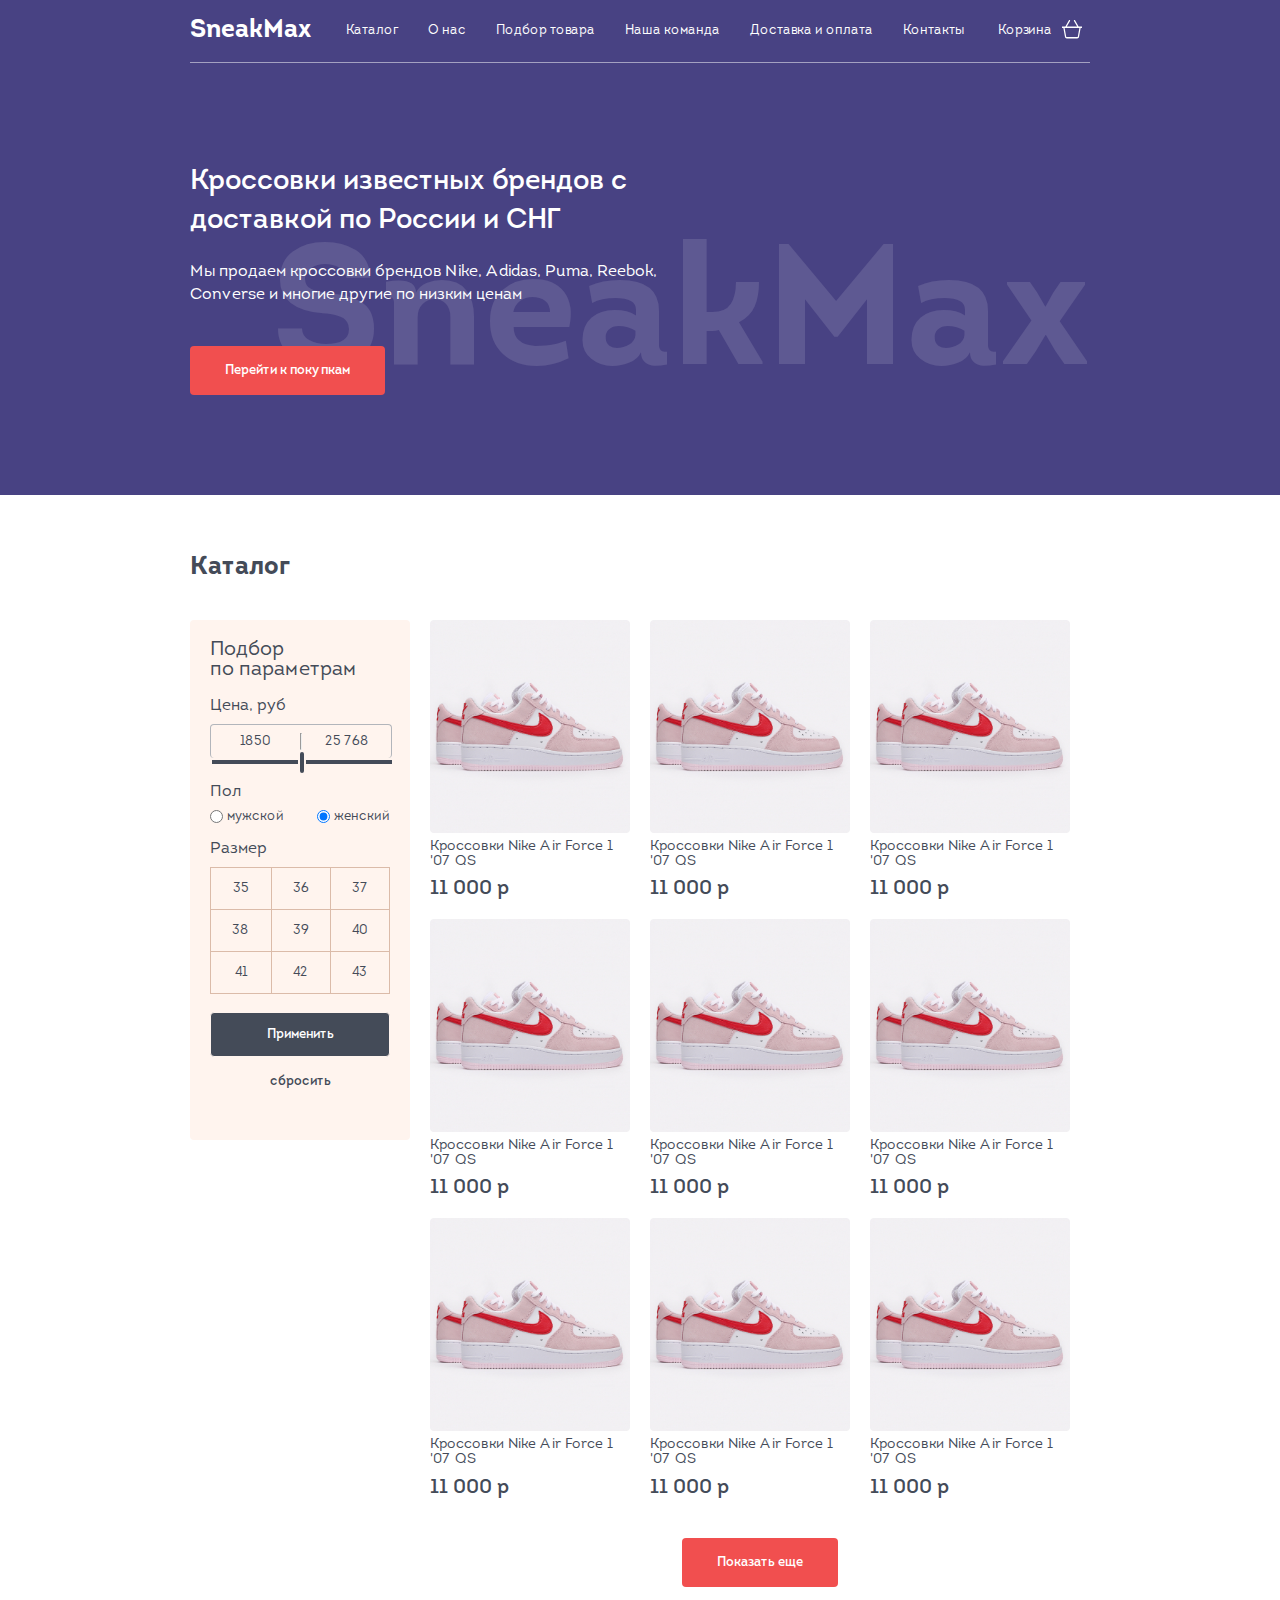
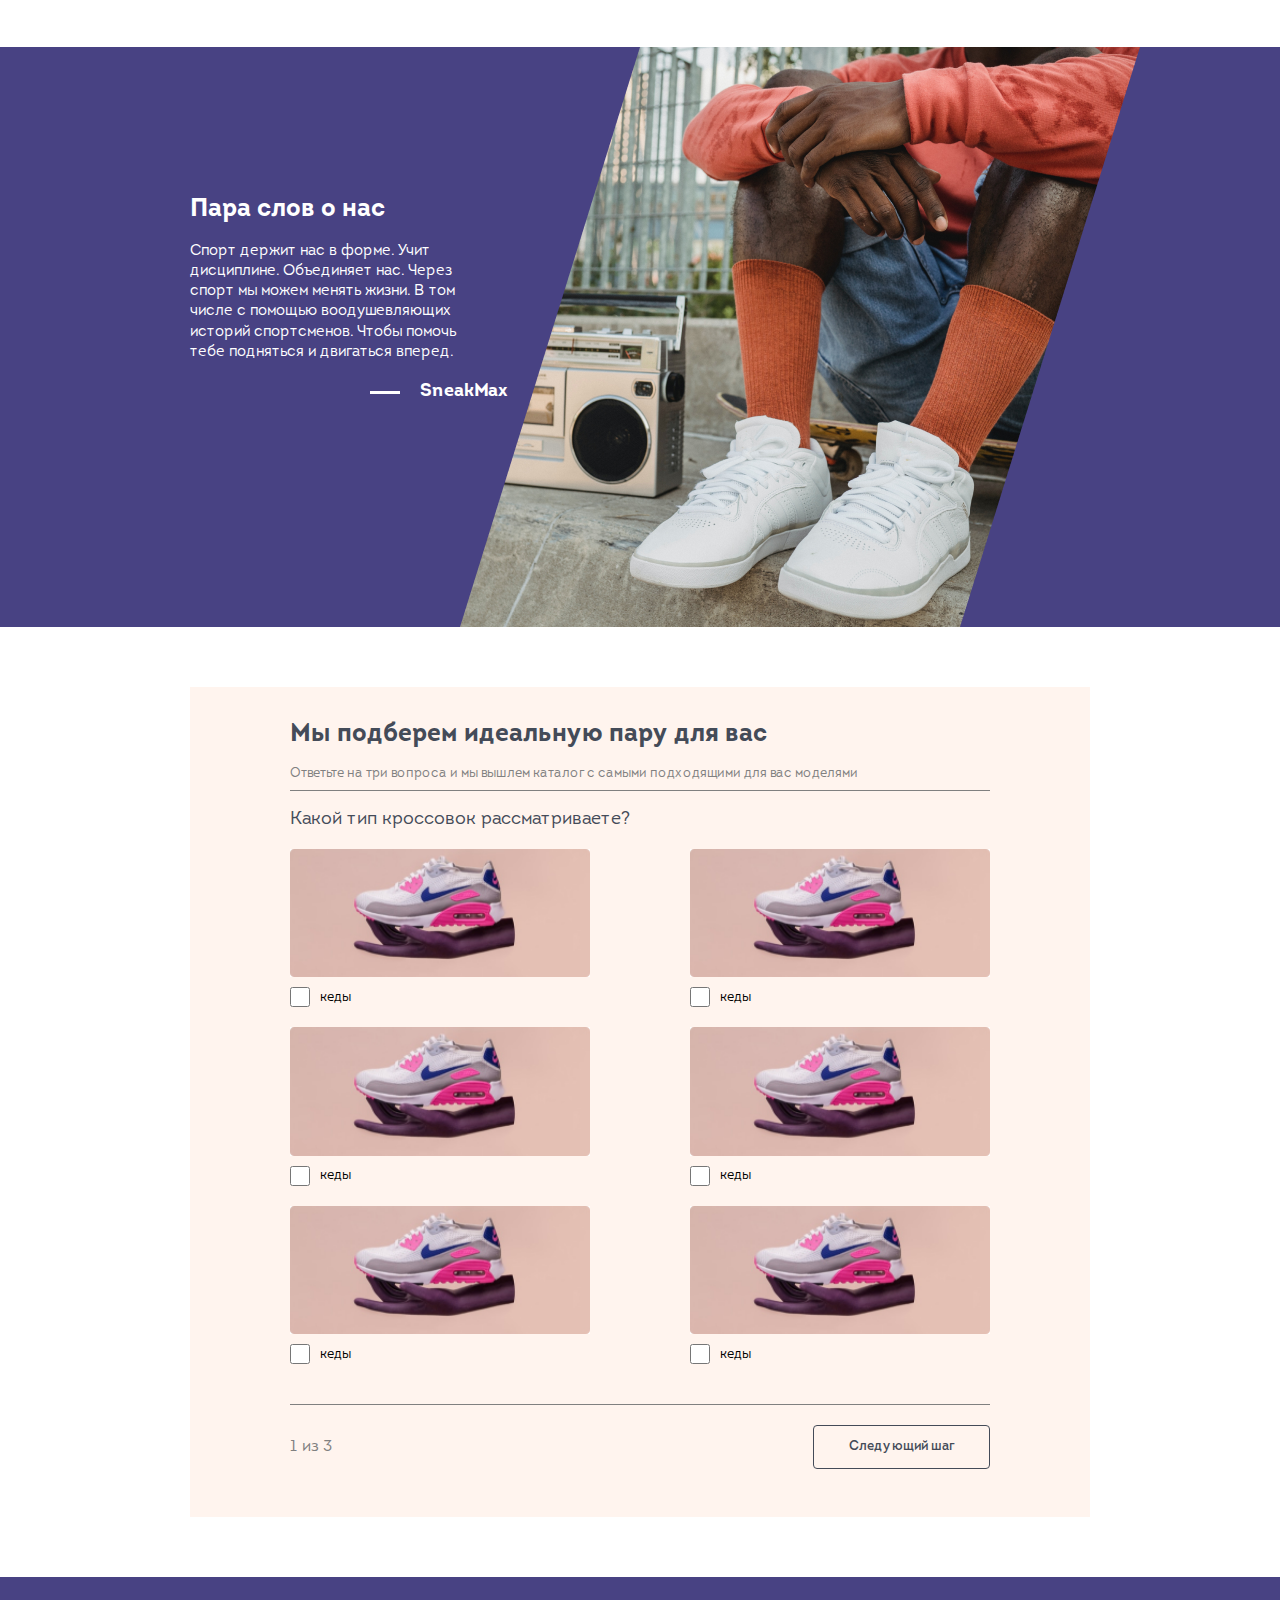
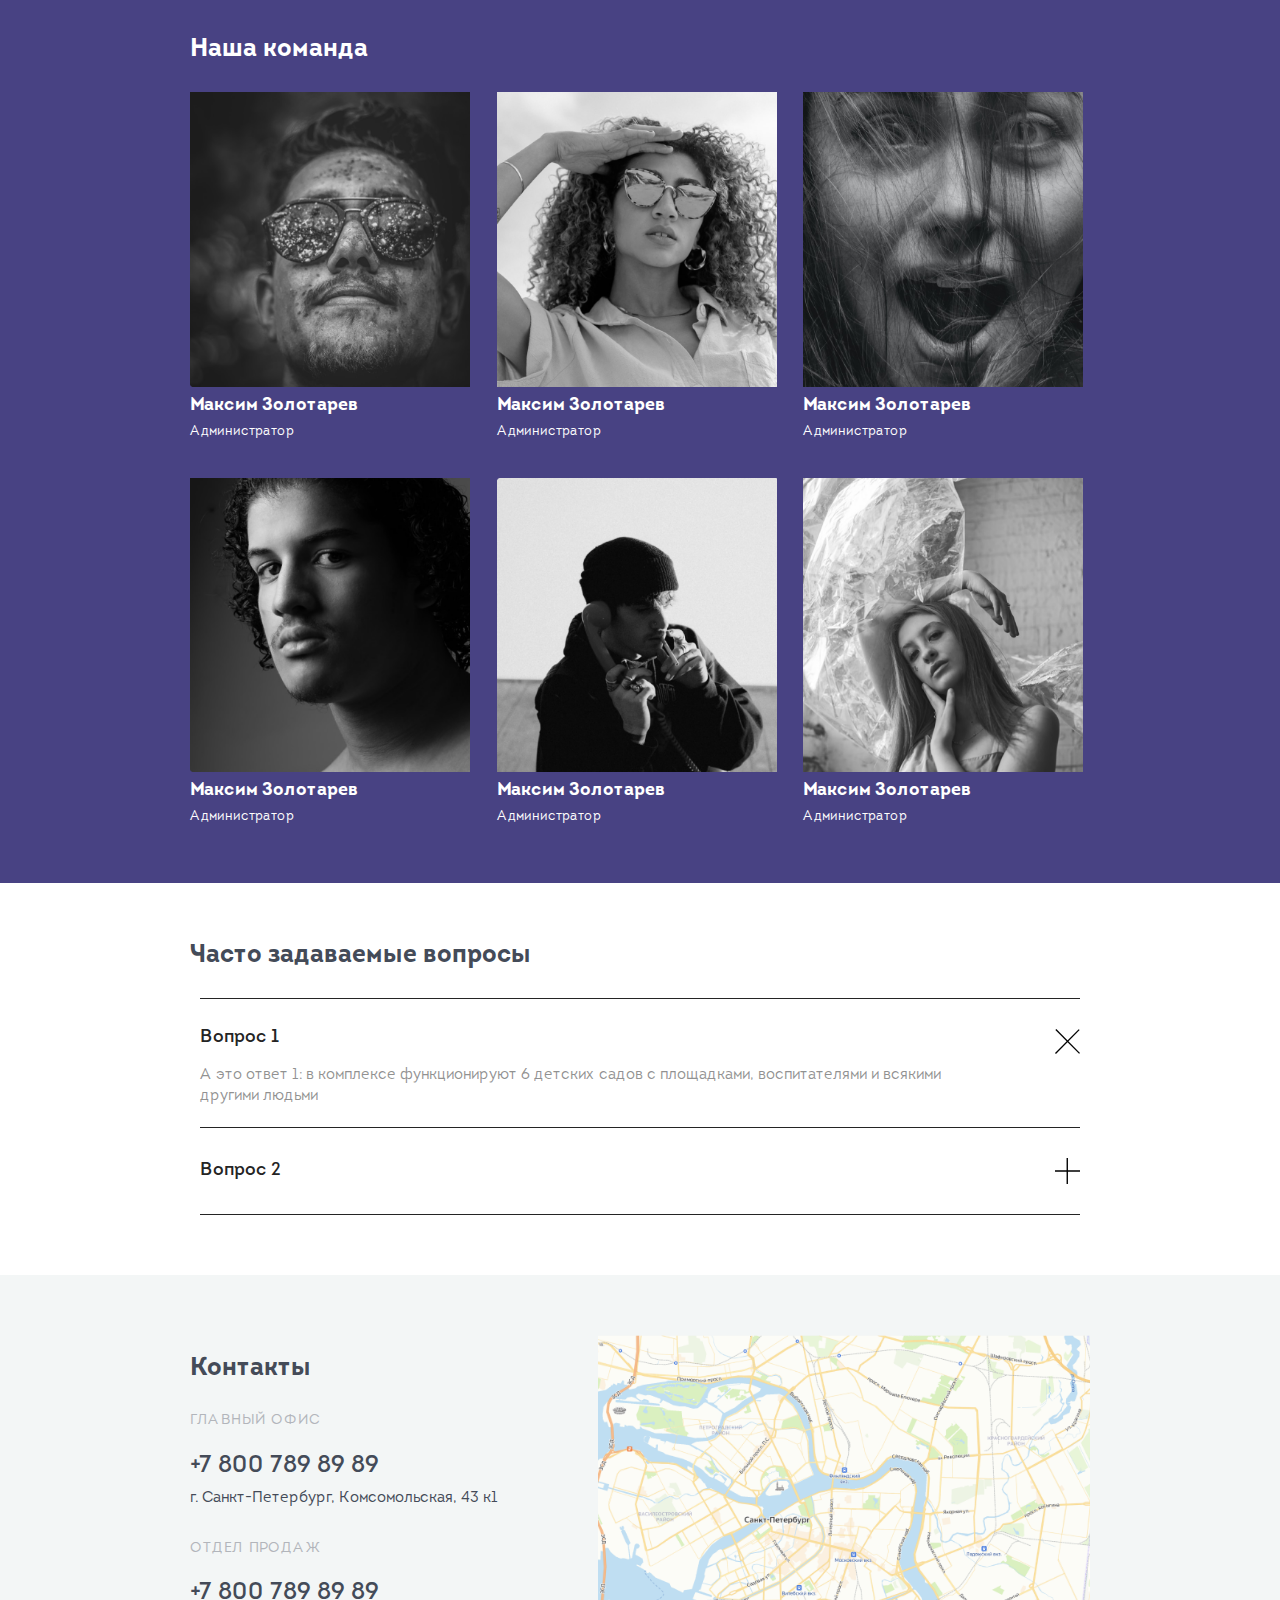
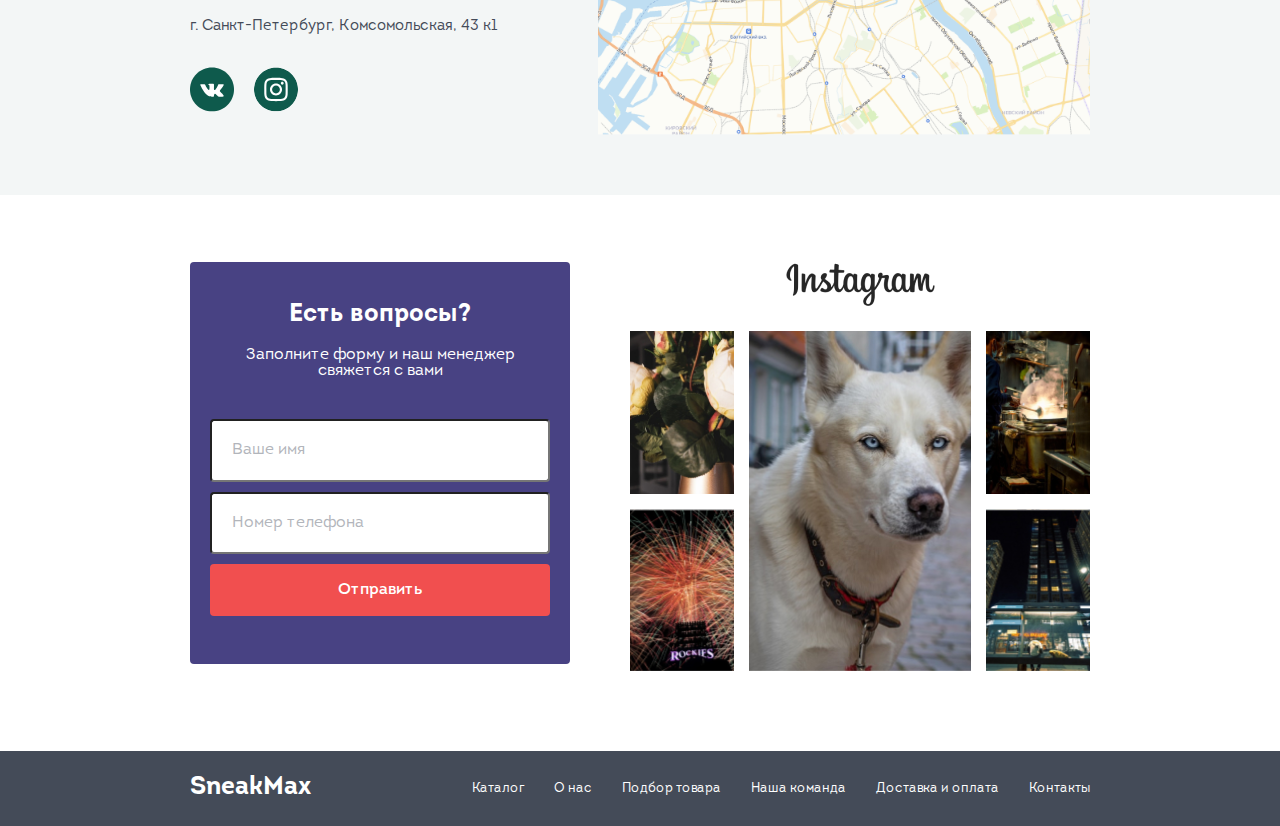
<file: index.html>
<!DOCTYPE html>
<html lang="ru">
<head>
	<meta charset="UTF-8">
	<meta name="viewport" content="width=device-width, initial-scale=1.0">
	<title>SneakMax</title>

	<link rel="stylesheet" href="./style/reset.css">
	<link rel="stylesheet" href="./style/index.css">
	<link rel="stylesheet" href="./style/header.css">
	<link rel="stylesheet" href="./style/main.css">
	<link rel="stylesheet" href="./style/footer.css">
</head>
<body>
	<header>
		<nav class="container">
			<div class="top-nav">
				<h2>SneakMax</h2>
				<div class="cart">
					<p><a href="404.html" class="link_404">Корзина</a></p>
					<a href="404.html" class="link_404"><img src="./assets/icons/Vector.svg" alt="img"></a>
					<div id="toggle-block"><img src="menu-outline.svg" alt=""></div>
				</div>
			</div>
			<h2>SneakMax</h2>
			<ul>
				<li><a href="404.html" class="link_404">Каталог</a></li>
				<li><a href="404.html" class="link_404">О нас</a></li>
				<li><a href="404.html" class="link_404">Подбор товара</a></li>
				<li><a href="404.html" class="link_404">Наша команда</a></li>
				<li><a href="404.html" class="link_404">Доставка и оплата</a></li>
				<li><a href="404.html" class="link_404">Контакты</a></li>
			</ul>
			<div class="cart">
				<p><a href="404.html" class="link_404">Корзина</a></p>
				<a href="404.html" class="link_404"><img src="./assets/icons/Vector.svg" alt="img"></a>
			</div>
			<div id="menu">
				<ul>
					<li><a href="404.html" class="link_404">Каталог</a></li>
					<li><a href="404.html" class="link_404">О нас</a></li>
					<li><a href="404.html" class="link_404">Подбор товара</a></li>
					<li><a href="404.html" class="link_404">Наша команда</a></li>
					<li><a href="404.html" class="link_404">Доставка и оплата</a></li>
					<li><a href="404.html" class="link_404">Контакты</a></li>
				</ul>
			</div>
		</nav>
		<div class="header-main container">
			<h1>Кроссовки известных брендов с доставкой по России и СНГ</h1>
			<p>Мы продаем кроссовки брендов Nike, Adidas, Puma, Reebok, Converse и многие другие по низким ценам</p>
			<form action="404.html"><button type="submit">Перейти к покупкам</button></form>
			<span>SneakMax</span>
		</div>
	</header>
	<main>
		<section class="catalog container">
			<h2>Каталог</h2>
			<div class="catalog-container ">
				<button id="toggle-filter">Фильтр</button>
				<div id="filter" class="catalog-filter">
					<h3>Подбор<br> по параметрам</h3>
					<div class="catalog-filter-item price">
						<h5>Цена, руб</h5>
						<div class="price-range">
							<p>1850</p>
							<hr>
							<p>25 768</p>
						</div>
						<input type="range">
					</div>
					<div class="catalog-filter-item gender">
						<h5>Пол</h5>
						<div class="gender-checkbox">
							<label>
								<input id="male" name="gender"  type="radio" class="input">мужской
							</label>
							<label>
								<input id="female" name="gender" type="radio" checked class="input">женский
							</label>
						</div>
					</div>
					<div class="catalog-filter-item size">
						<h5 class="h5-size">Размер</h5>
						<table class="size-choice">
							<tr>
								<td>35</td>
								<td>36</td>
								<td>37</td>
							</tr>
							<tr>
								<td>38</td>
								<td>39</td>
								<td>40</td>
							</tr>
							<tr>
								<td>41</td>
								<td>42</td>
								<td>43</td>
							</tr>
						</table>
					</div>
					<button class="apply">Применить</button>
					<a href="404.html" class="link_404">сбросить</a>
				</div>
				<div class="catalog-cards-container">
					<div class="catalog-all-cards">

						<div class="catalog-card">
							<a href="404.html" class="link_404"><img src="./assets/card.jpg" alt="card"></a>
							<div class="catalog-card-text">
								<p>Кроссовки Nike Air Force 1 '07 QS</p>
								<span>11 000 р</span>
							</div>
						</div>
						<div class="catalog-card">
							<a href="404.html" class="link_404"><img src="./assets/card.jpg" alt="card"></a>
							<div class="catalog-card-text">
								<p>Кроссовки Nike Air Force 1 '07 QS</p>
								<span>11 000 р</span>
							</div>
						</div>
						<div class="catalog-card">
							<a href="404.html" class="link_404"><img src="./assets/card.jpg" alt="card"></a>
							<div class="catalog-card-text">
								<p>Кроссовки Nike Air Force 1 '07 QS</p>
								<span>11 000 р</span>
							</div>
						</div>
						<div class="catalog-card">
							<a href="404.html" class="link_404"><img src="./assets/card.jpg" alt="card"></a>
							<div class="catalog-card-text">
								<p>Кроссовки Nike Air Force 1 '07 QS</p>
								<span>11 000 р</span>
							</div>
						</div>
						<div class="catalog-card">
							<a href="404.html" class="link_404"><img src="./assets/card.jpg" alt="card"></a>
							<div class="catalog-card-text">
								<p>Кроссовки Nike Air Force 1 '07 QS</p>
								<span>11 000 р</span>
							</div>
						</div>
						<div class="catalog-card">
							<a href="404.html" class="link_404"><img src="./assets/card.jpg" alt="card"></a>
							<div class="catalog-card-text">
								<p>Кроссовки Nike Air Force 1 '07 QS</p>
								<span>11 000 р</span>
							</div>
						</div>
						<div class="catalog-card">
							<a href="404.html" class="link_404"><img src="./assets/card.jpg" alt="card"></a>
							<div class="catalog-card-text">
								<p>Кроссовки Nike Air Force 1 '07 QS</p>
								<span>11 000 р</span>
							</div>
						</div>
						<div class="catalog-card">
							<a href="404.html" class="link_404"><img src="./assets/card.jpg" alt="card"></a>
							<div class="catalog-card-text">
								<p>Кроссовки Nike Air Force 1 '07 QS</p>
								<span>11 000 р</span>
							</div>
						</div>
						<div class="catalog-card">
							<a href="404.html" class="link_404"><img src="./assets/card.jpg" alt="card"></a>
							<div class="catalog-card-text">
								<p>Кроссовки Nike Air Force 1 '07 QS</p>
								<span>11 000 р</span>
							</div>
						</div>
	
					</div>
					<form action="404.html"><button>Показать еще</button></form>
				</div>
				
			</div>
		</section>	
		<section class="about-us">
			<div class="about-us-container container">
				<div class="about-us-text">
					<h2>Пара слов о нас</h2>
					<p>Спорт держит нас в форме. Учит дисциплине. Объединяет нас. Через спорт мы можем менять жизни. В том числе с помощью воодушевляющих историй спортсменов. Чтобы помочь тебе подняться и двигаться вперед. </p>
					<div class="small-text">
						<hr>
						<span>SneakMax</span>
					</div>
				</div>
				<img src="./assets/MaskGroup.png" alt="">
			</div>
		</section>
		<section class="perfect-pair container">
			<h2>Мы подберем идеальную пару для вас</h2>
			<p>Ответьте на три вопроса и мы вышлем каталог с самыми подходящими для вас моделями</p>
			<h5>Какой тип кроссовок рассматриваете?</h5>
			<div class="all-pairs">

				<div class="pair">
					<img src="./assets/photosneak.jpg" alt="sneaker">
					<div class="pair_checkbox">
						<input type="checkbox" class="checkbox">
						<label>кеды</label>
					</div>
				</div>
				<div class="pair">
					<img src="./assets/photosneak.jpg" alt="sneaker">
					<div class="pair_checkbox">
						<input type="checkbox" class="checkbox">
						<label>кеды</label>
					</div>
				</div>
				<div class="pair">
					<img src="./assets/photosneak.jpg" alt="sneaker">
					<div class="pair_checkbox">
						<input type="checkbox" class="checkbox">
						<label>кеды</label>
					</div>
				</div>
				<div class="pair">
					<img src="./assets/photosneak.jpg" alt="sneaker">
					<div class="pair_checkbox">
						<input type="checkbox" class="checkbox">
						<label>кеды</label>
					</div>
				</div>
				<div class="pair">
					<img src="./assets/photosneak.jpg" alt="sneaker">
					<div class="pair_checkbox">
						<input type="checkbox" class="checkbox">
						<label>кеды</label>
					</div>
				</div>
				<div class="pair">
					<img src="./assets/photosneak.jpg" alt="sneaker">
					<div class="pair_checkbox">
						<input type="checkbox" class="checkbox">
						<label>кеды</label>
					</div>
				</div>

			</div>
			<div class="perfect-pair-bottom">
				<span>1 из 3</span>
				<button>Следующий шаг</button>
			</div>
		</section>

		<section class="our-team">
			<div class="our-team-container container">
				<h2>Наша команда</h2>
				<div class="team-container">

					<div class="person">
						<img src="./assets/team/1.png" alt="person">
						<h5>Максим Золотарев</h5>
						<p>Администратор</p>
					</div>
					<div class="person">
						<img src="./assets/team/2.png" alt="person">
						<h5>Максим Золотарев</h5>
						<p>Администратор</p>
					</div>
					<div class="person">
						<img src="./assets/team/3.png" alt="person">
						<h5>Максим Золотарев</h5>
						<p>Администратор</p>
					</div>
					<div class="person">
						<img src="./assets/team/4.png" alt="person">
						<h5>Максим Золотарев</h5>
						<p>Администратор</p>
					</div>
					<div class="person">
						<img src="./assets/team/5.png" alt="person">
						<h5>Максим Золотарев</h5>
						<p>Администратор</p>
					</div>
					<div class="person">
						<img src="./assets/team/6.png" alt="person">
						<h5>Максим Золотарев</h5>
						<p>Администратор</p>
					</div>

				</div>
			</div>
		</section>
		<section class="questions container">
			<h2>Часто задаваемые вопросы</h2>
			<div class="questions-small-container">

				<div class="question-1">
					<div class="question-info">
						<h5>Вопрос 1</h5>
						<p>А это ответ 1: в комплексе функционируют 6 детских садов с площадками, воспитателями и всякими другими людьми</p>
					</div>
					<img src="./assets/icons/cross.svg" alt="cross">
				</div>
				<div class="question-2">
					<div class="question-info">
						<h5>Вопрос 2</h5>
					</div>
					<img src="./assets/icons/minus.svg" alt="plus">
				</div>

			</div>
		</section>
		<section class="contact-us">
			<div class="contact-us-container container">
				<div class="contact-us-info">
					<h2>Контакты</h2>
					<div class="all-contacts">
						<div class="contact">
							<div class="contact-title">
								<h5>Главный офис</h5>
							</div>
							<h3>+7 800 789 89 89</h3>
							<p>г. Санкт-Петербург, Комсомольская, 43 к1</p>
						</div>
						<div class="contact">
							<div class="contact-title">
								<h5>отдел продаж</h5>
							</div>
							<h3>+7 800 789 89 89</h3>
							<p>г. Санкт-Петербург, Комсомольская, 43 к1</p>
						</div>
						<div class="contact-icons">
							<a href="404.html" class="link_404"><img src="./assets/icons/VK.svg" alt="icon"></a>
							<a href="404.html" class="link_404"><img src="./assets/icons/Instagram.svg" alt="icon"></a>
						</div>
					</div>
				</div>
				<div class="contact-us-map"></div>
			</div>
		</section>
		<section class="form container">
			<form class="formcontact">
				<h2>Есть вопросы?</h2>
				<p>Заполните форму и наш менеджер свяжется с вами</p>
				<div class="all-inputs">
					<input type="text" placeholder="Ваше имя">
					<input type="tel" placeholder="Номер телефона">
					<input type="button" value="Отправить">
				</div>
			</form>
			<div class="album">
				<img src="./assets/icons/title.png" alt="title">
				<div class="album-container">
					<div class="i1"></div>
					<div class="i2"></div>
					<div class="i3"></div>
					<div class="i4"></div>
					<div class="i5"></div>
				</div>
			</div>
		</section>
	</main>
	<footer>
		<div class="footer-container container">
			<h2>SneakMax</h2>
			<ul>
				<li><a href="404.html" class="link_404">Каталог</a></li>
				<li><a href="404.html" class="link_404">О нас</a></li>
				<li><a href="404.html" class="link_404">Подбор товара</a></li>
				<li><a href="404.html" class="link_404">Наша команда</a></li>
				<li><a href="404.html" class="link_404">Доставка и оплата</a></li>
				<li><a href="404.html" class="link_404">Контакты</a></li>
			</ul>
		</div>
	</footer>

	<script src="script.js"></script>
</body>
</html>
</file>
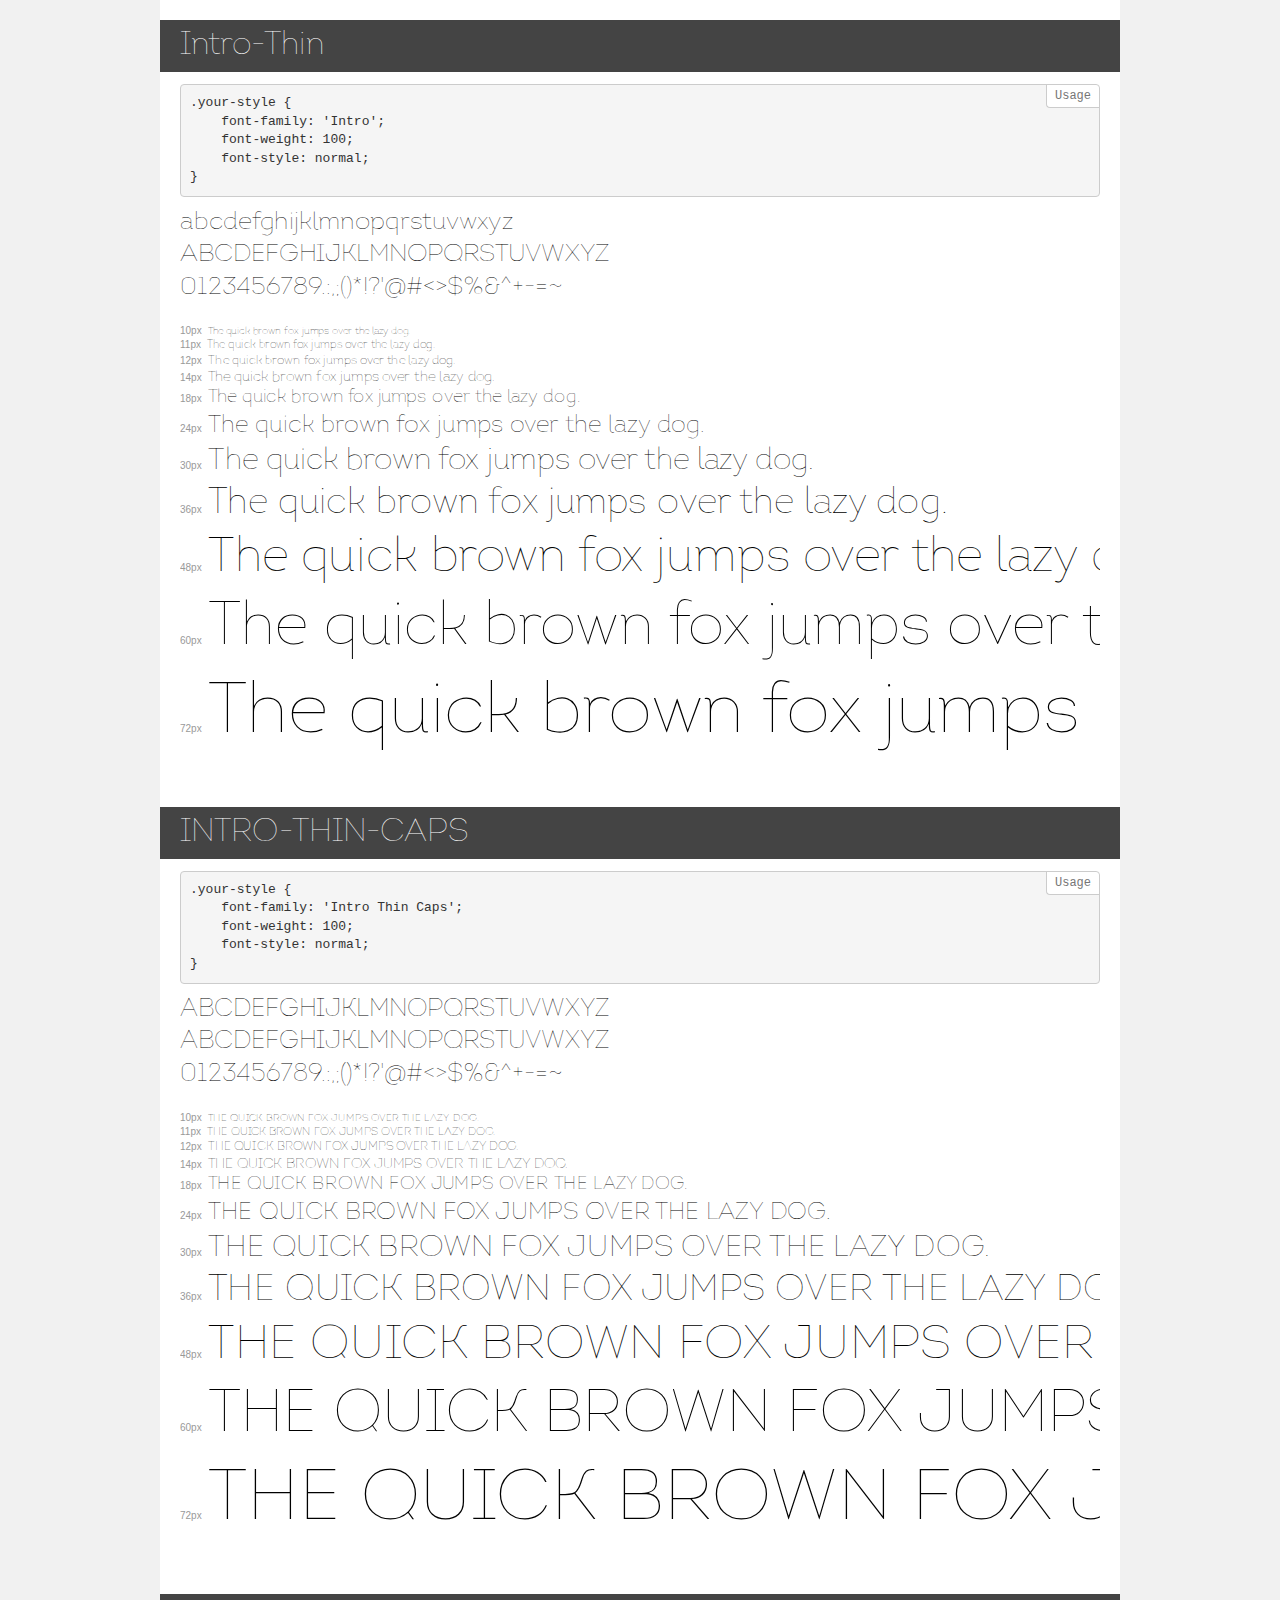
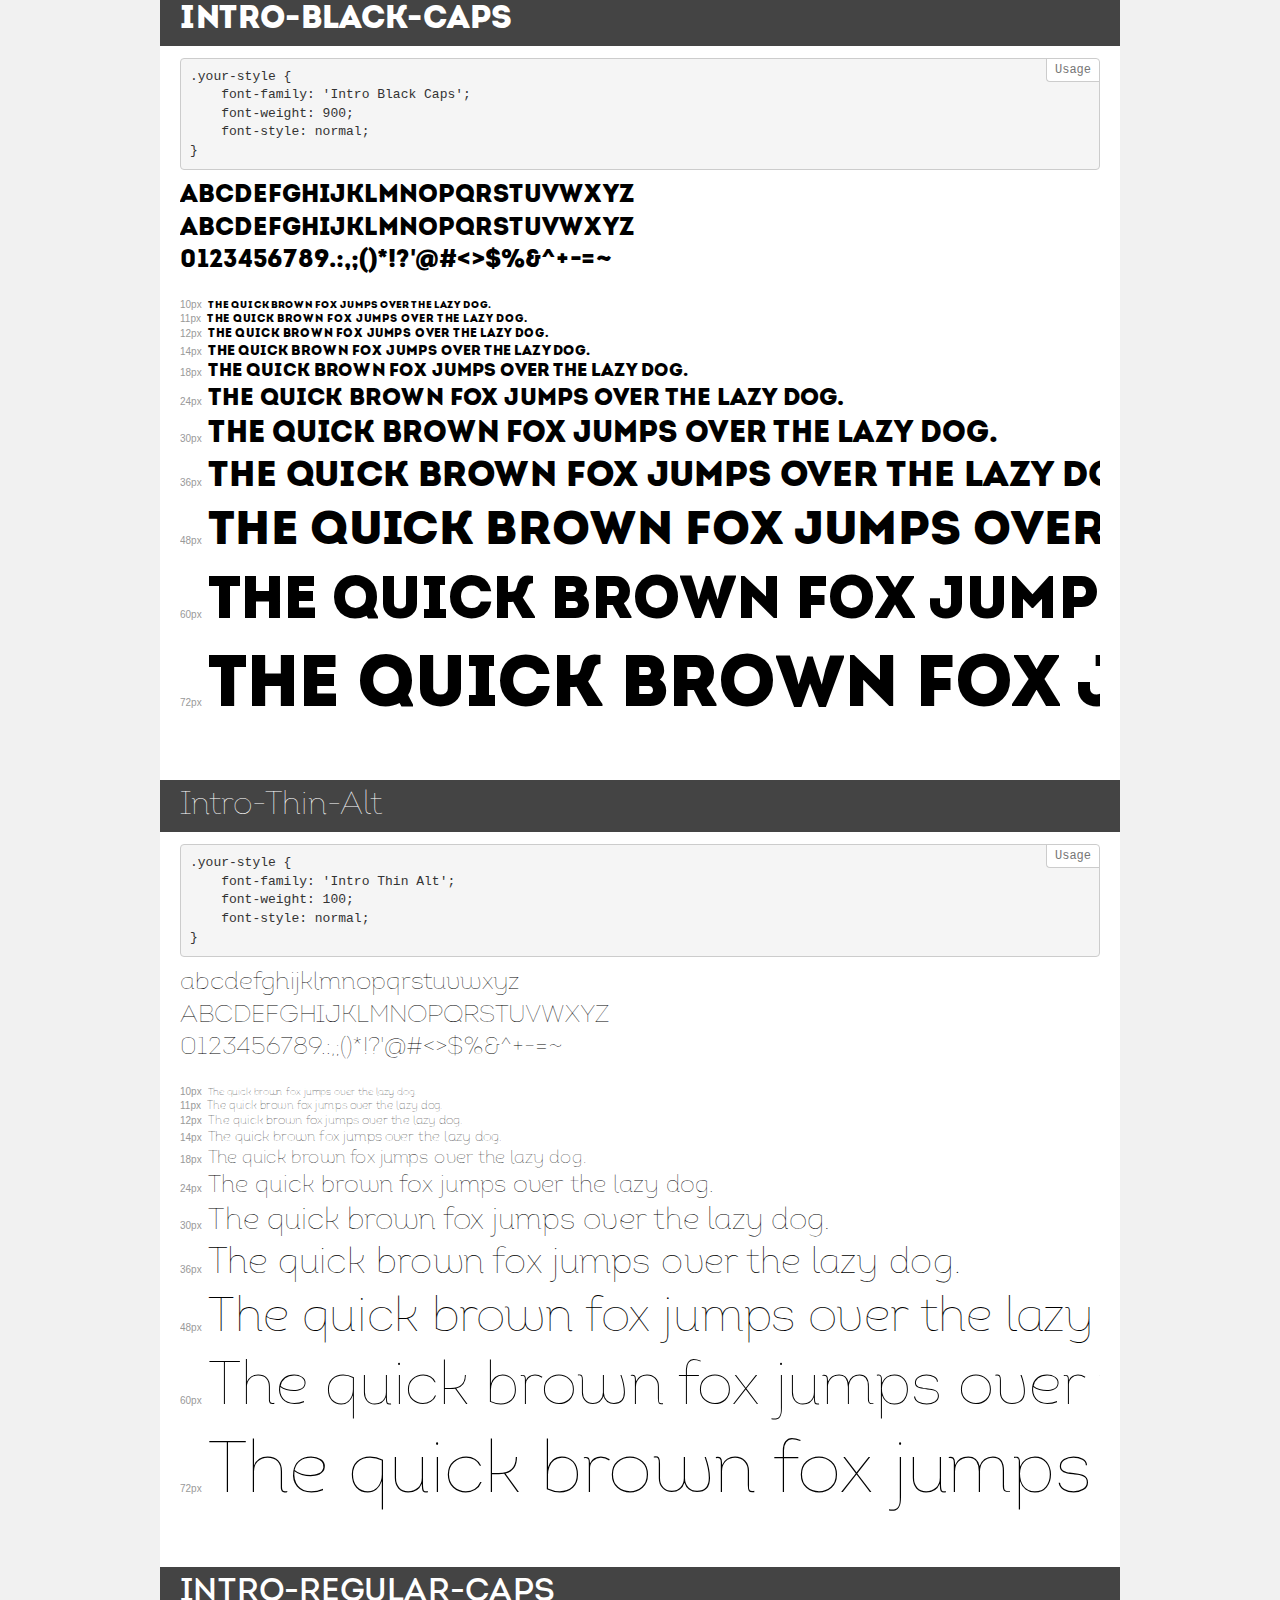
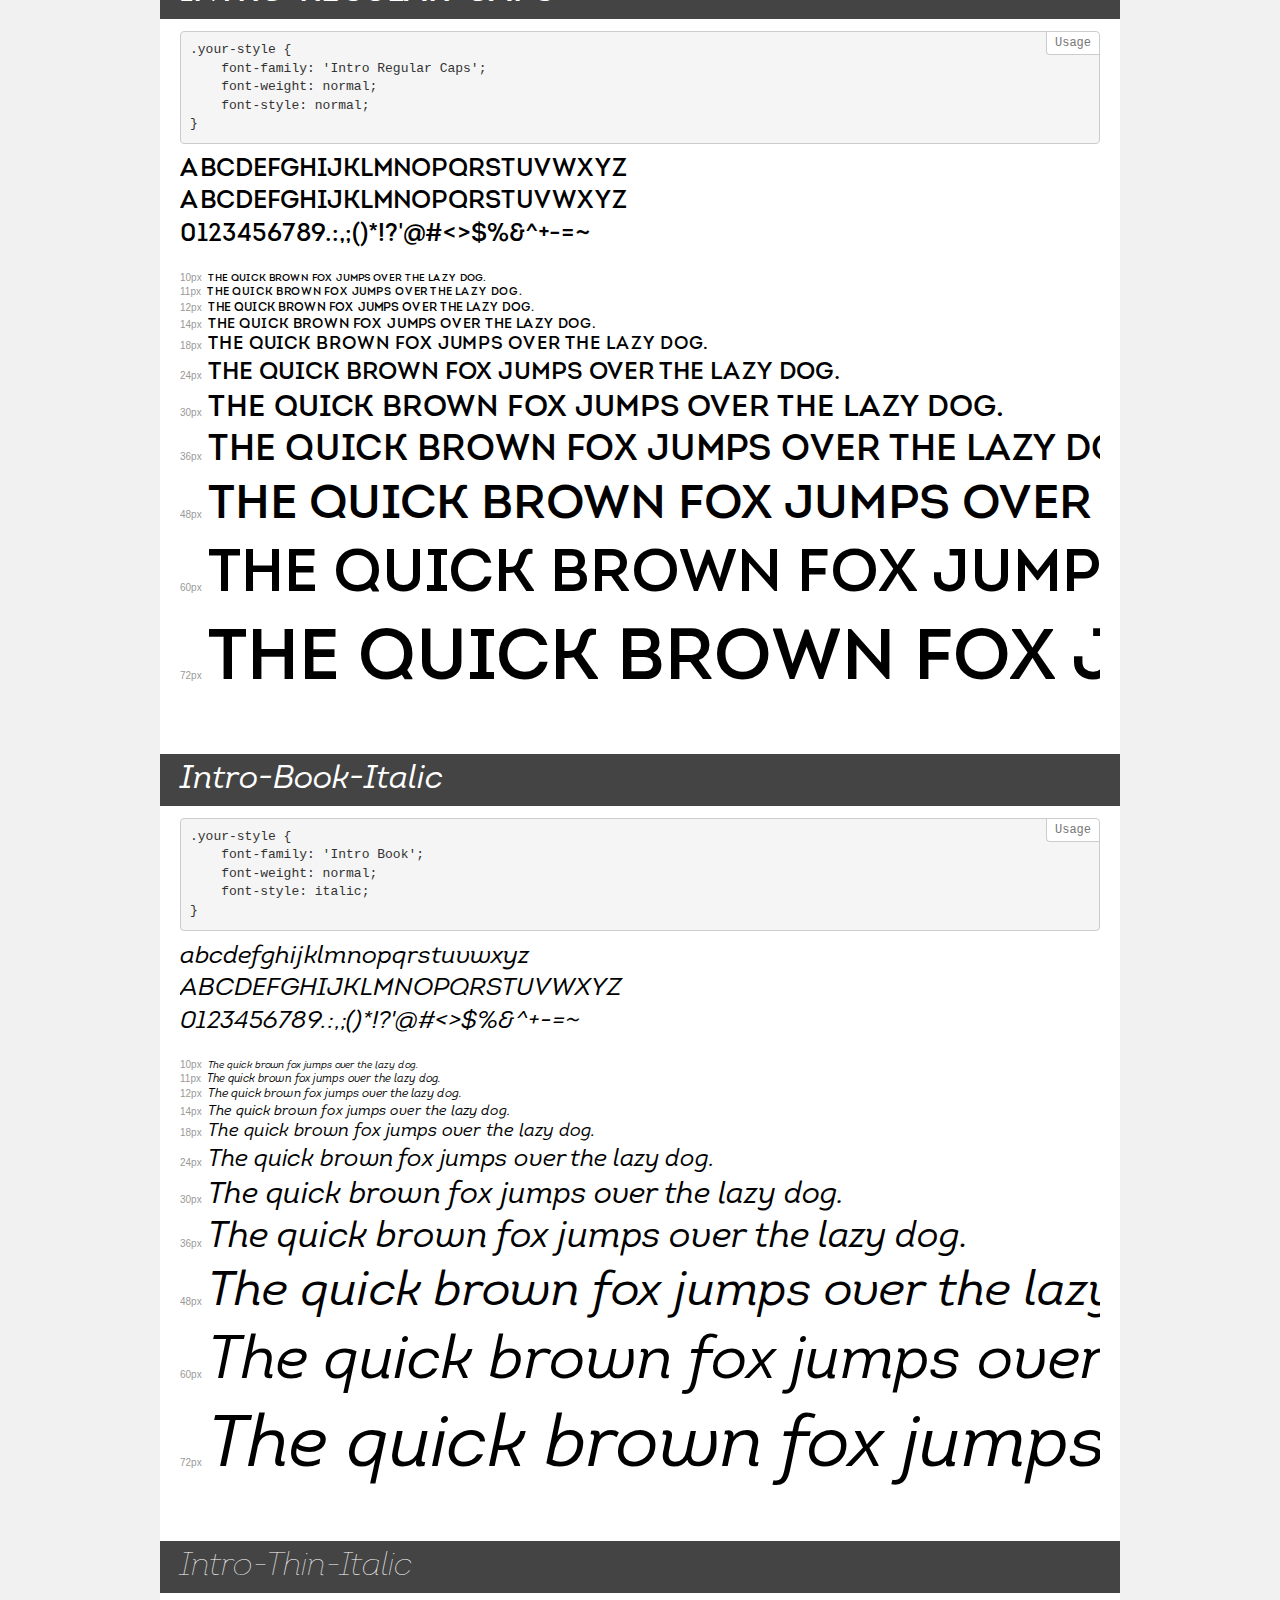
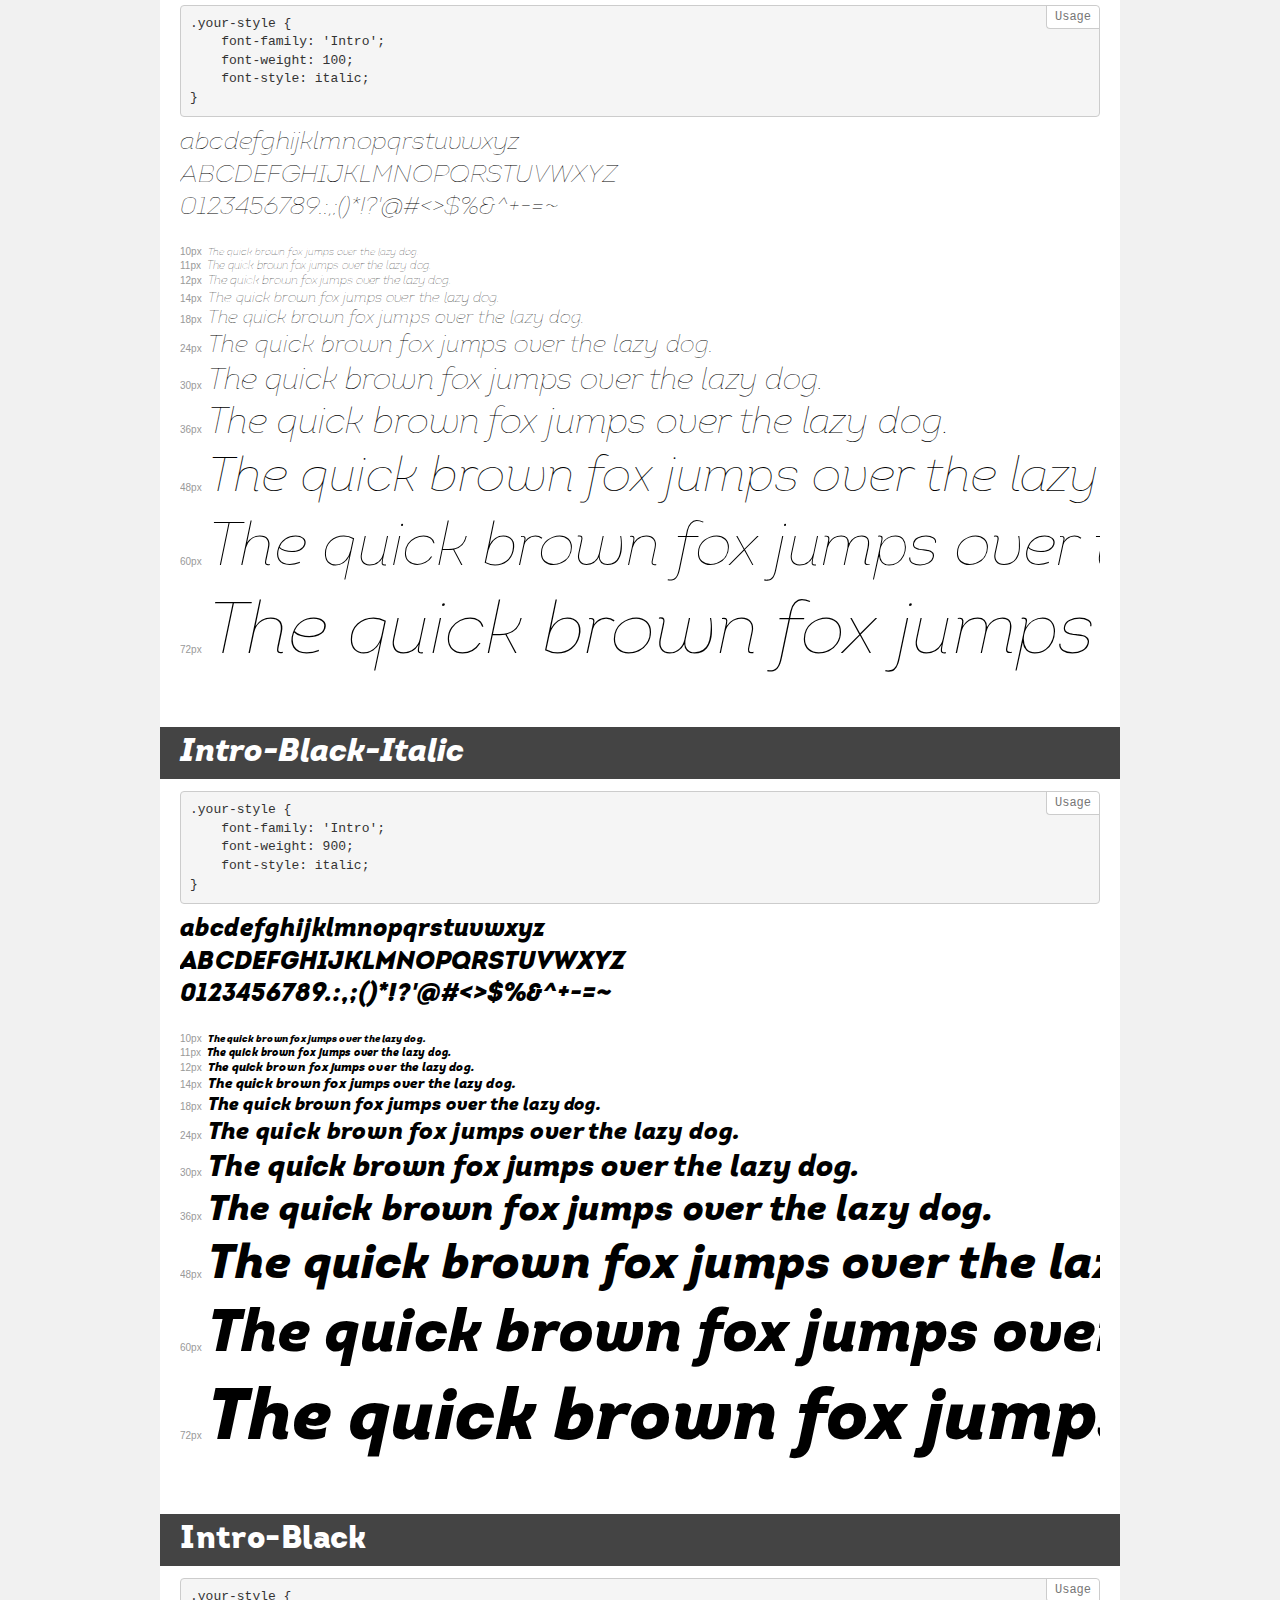
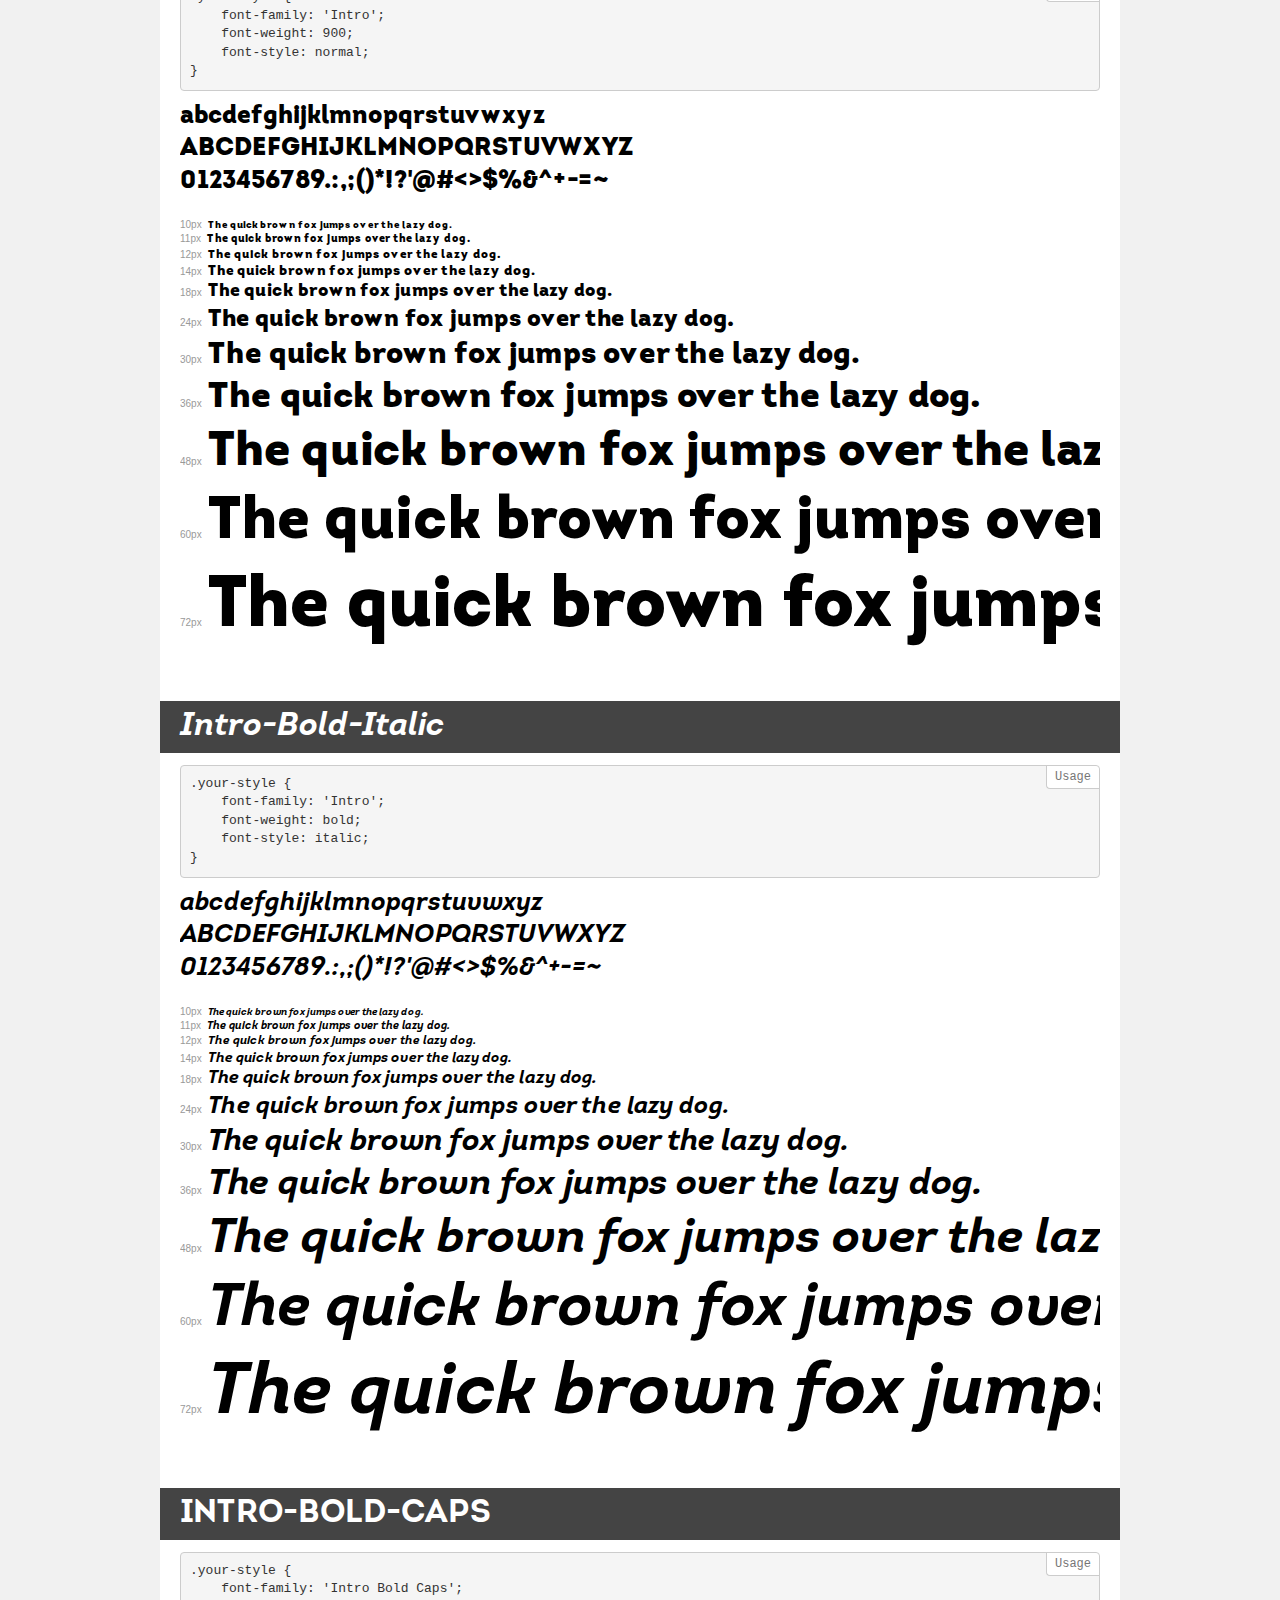
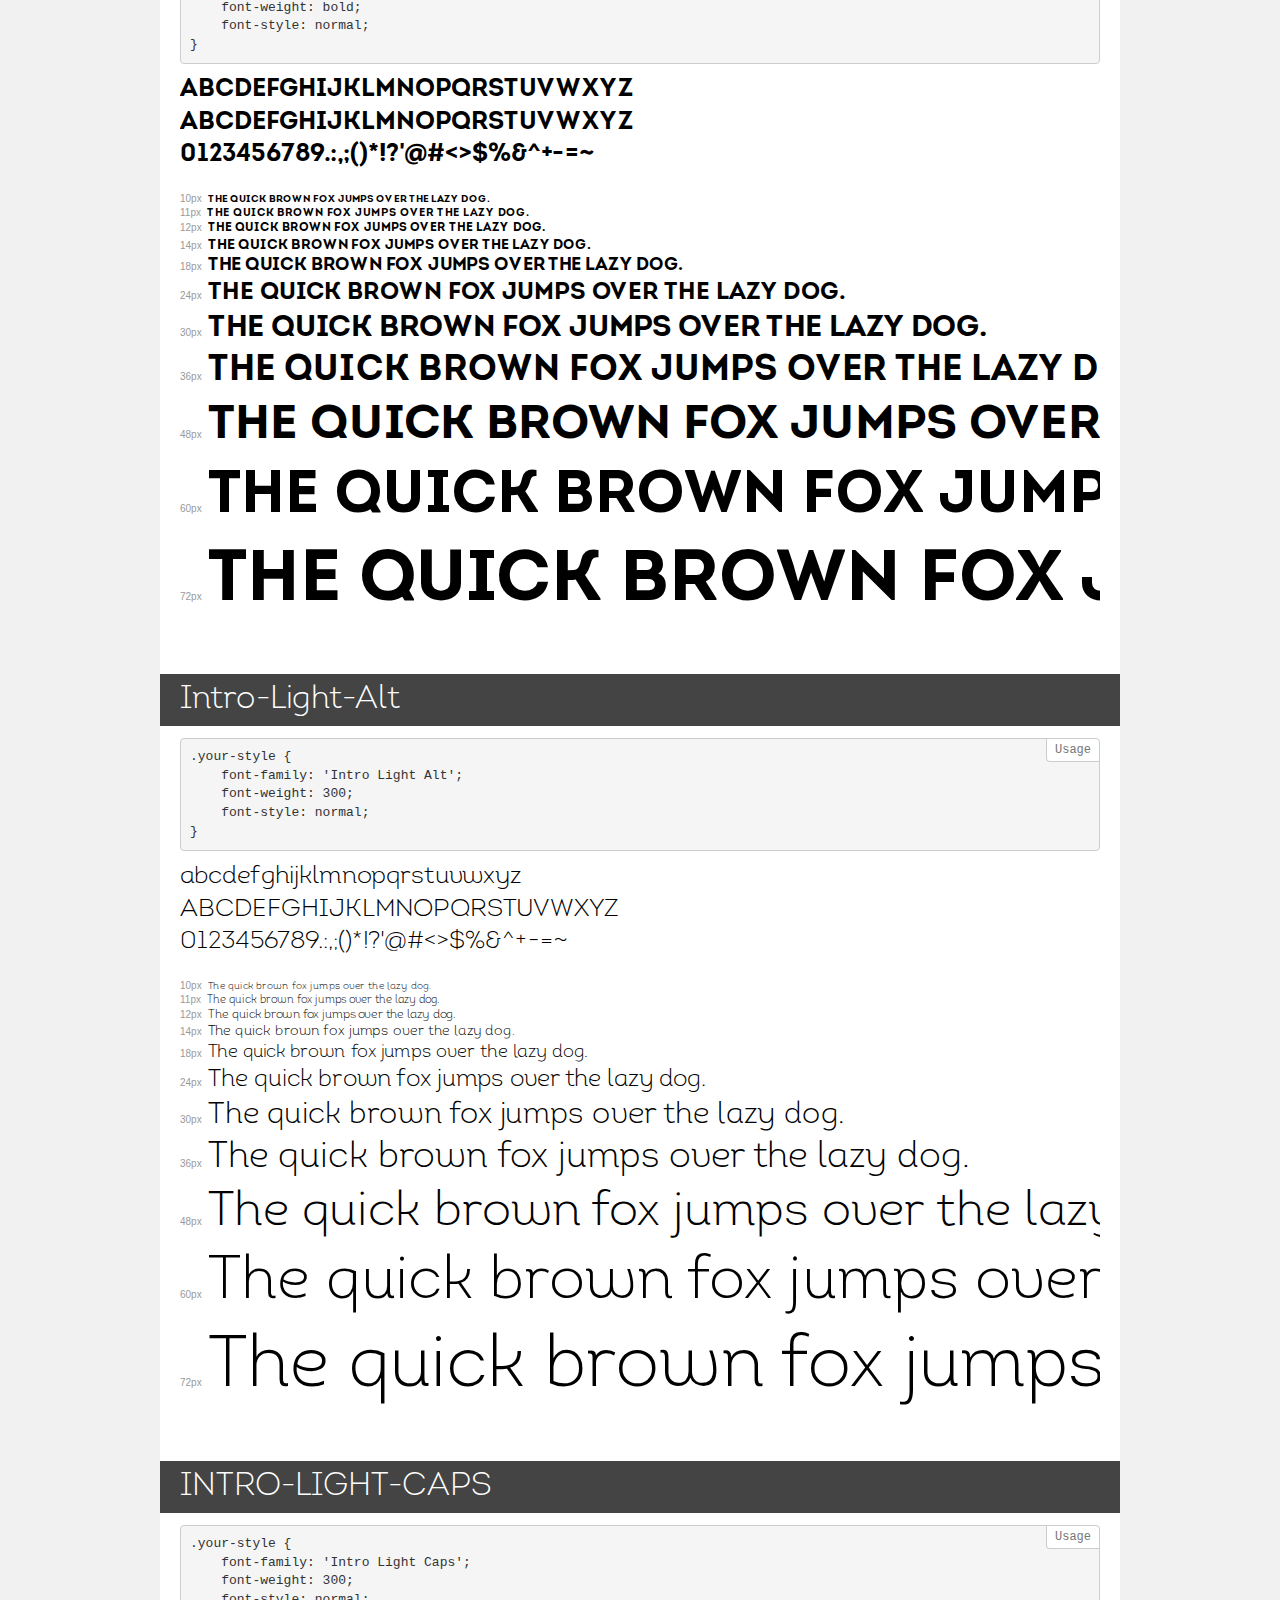
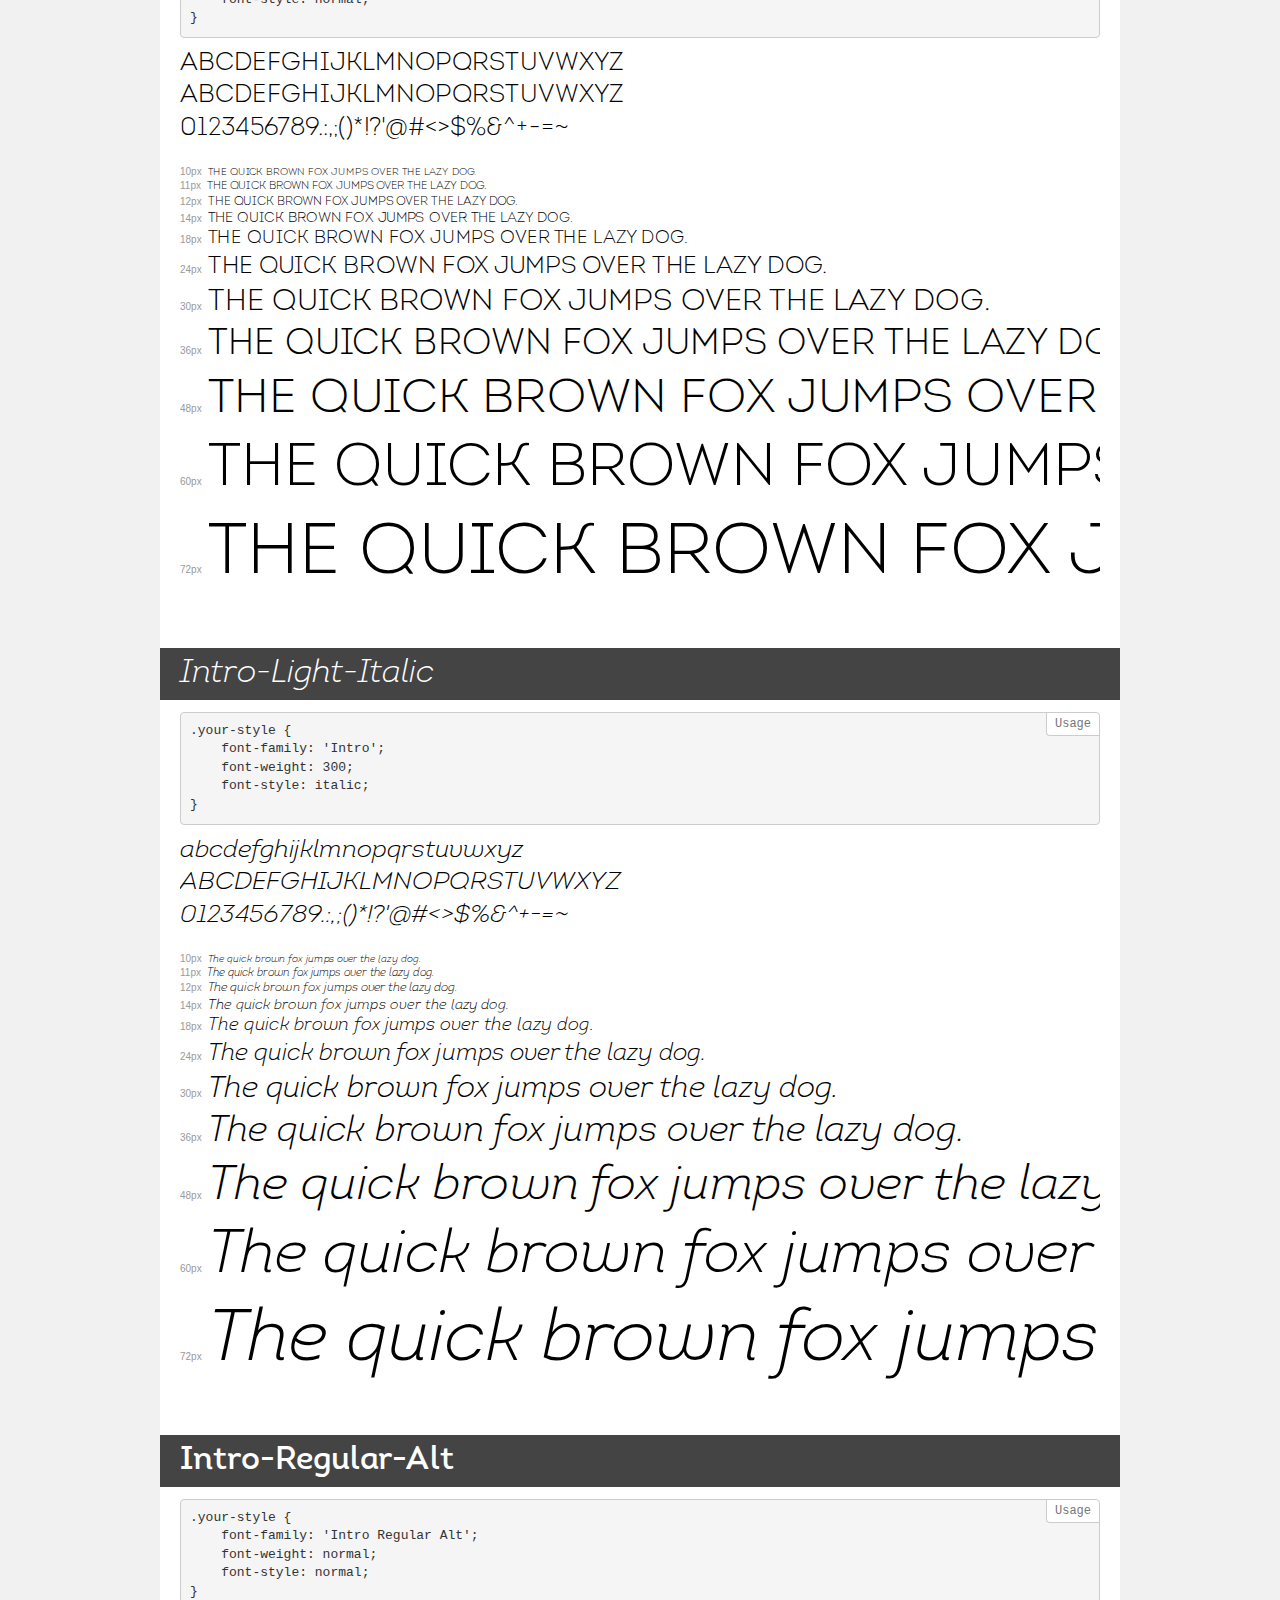
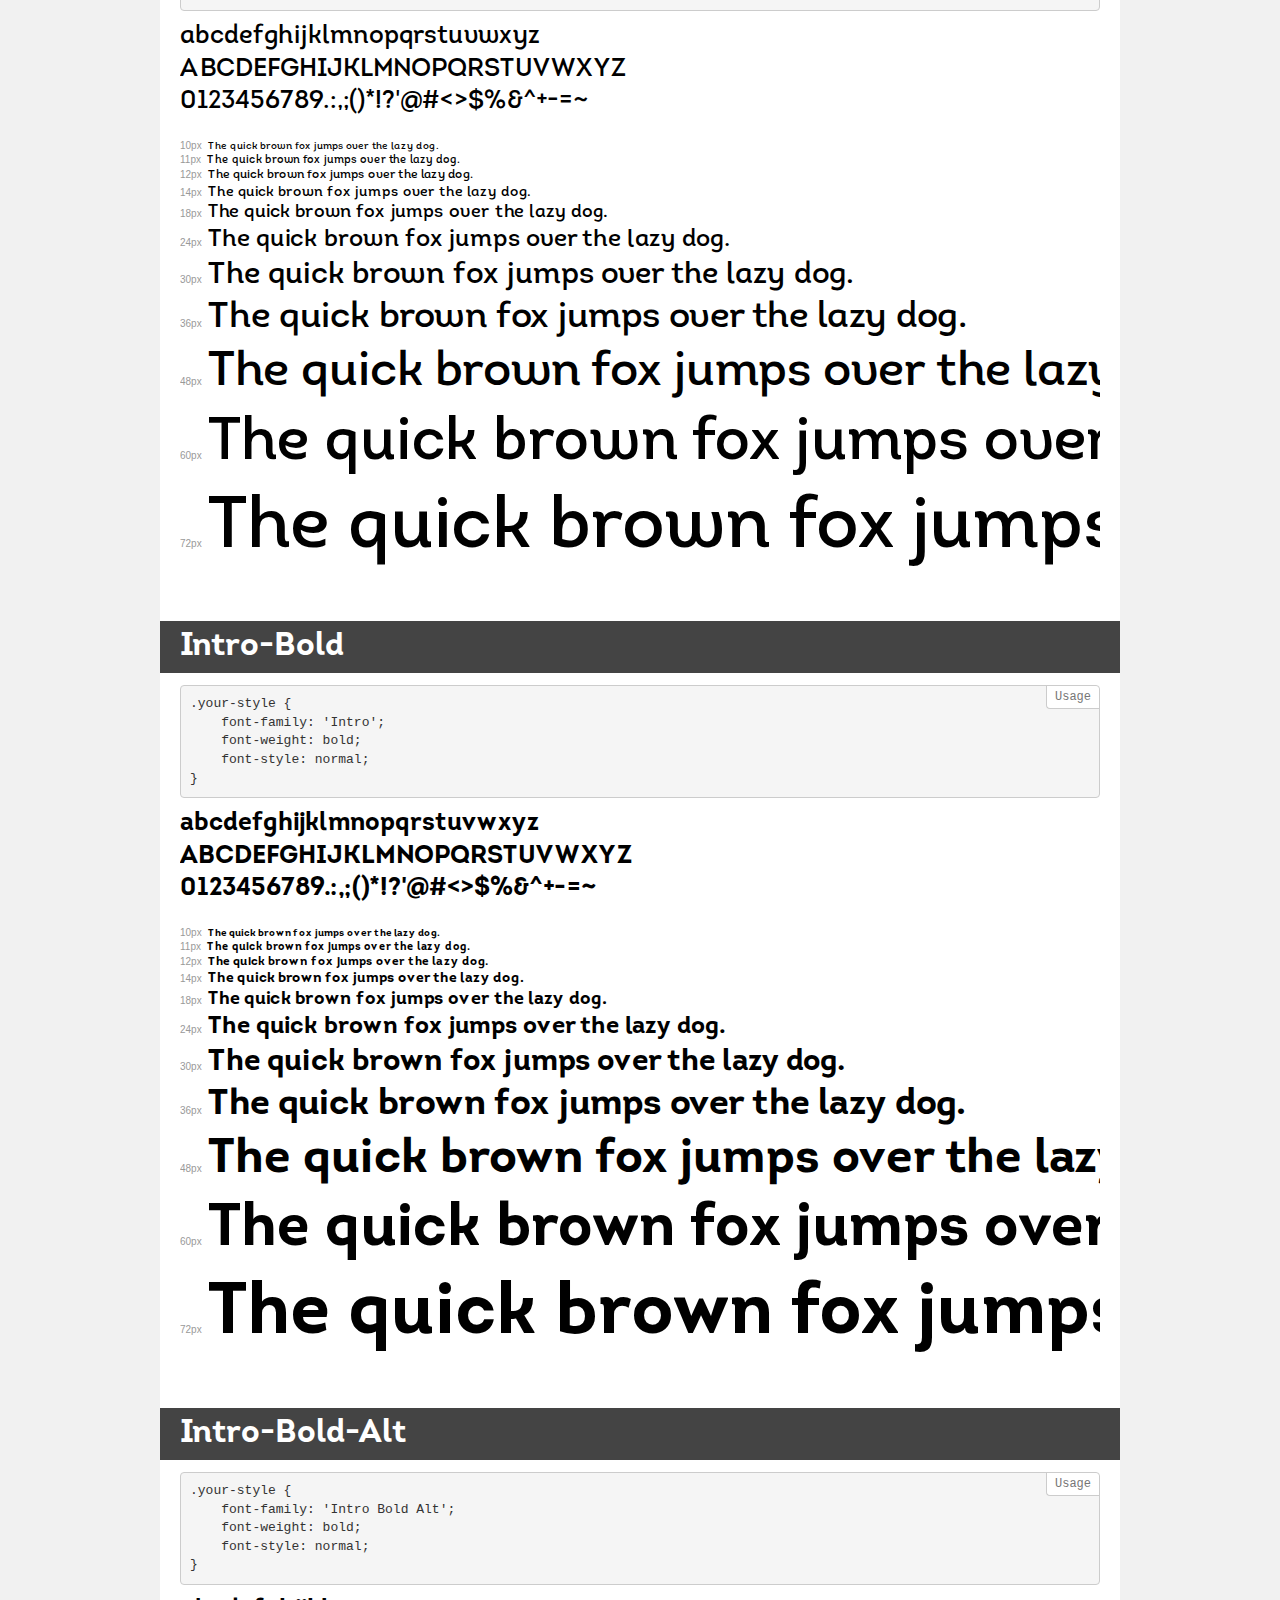
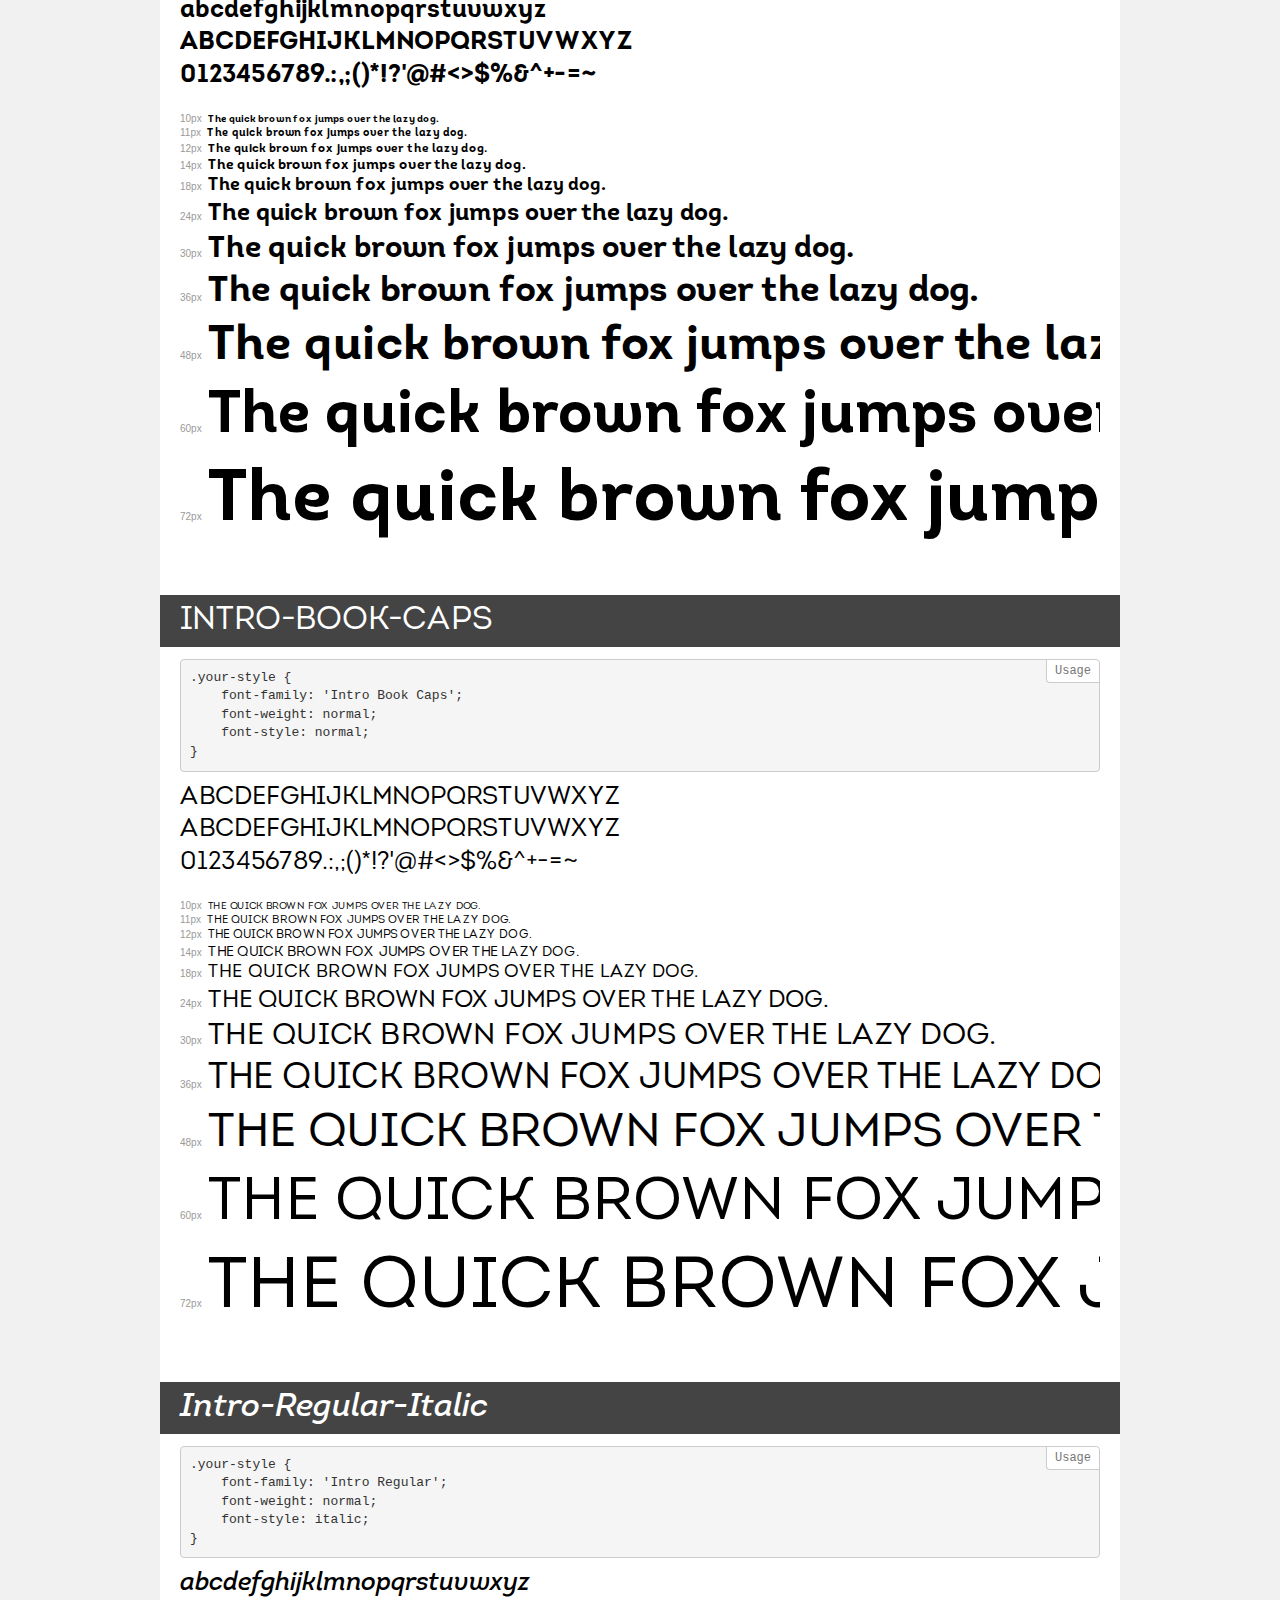
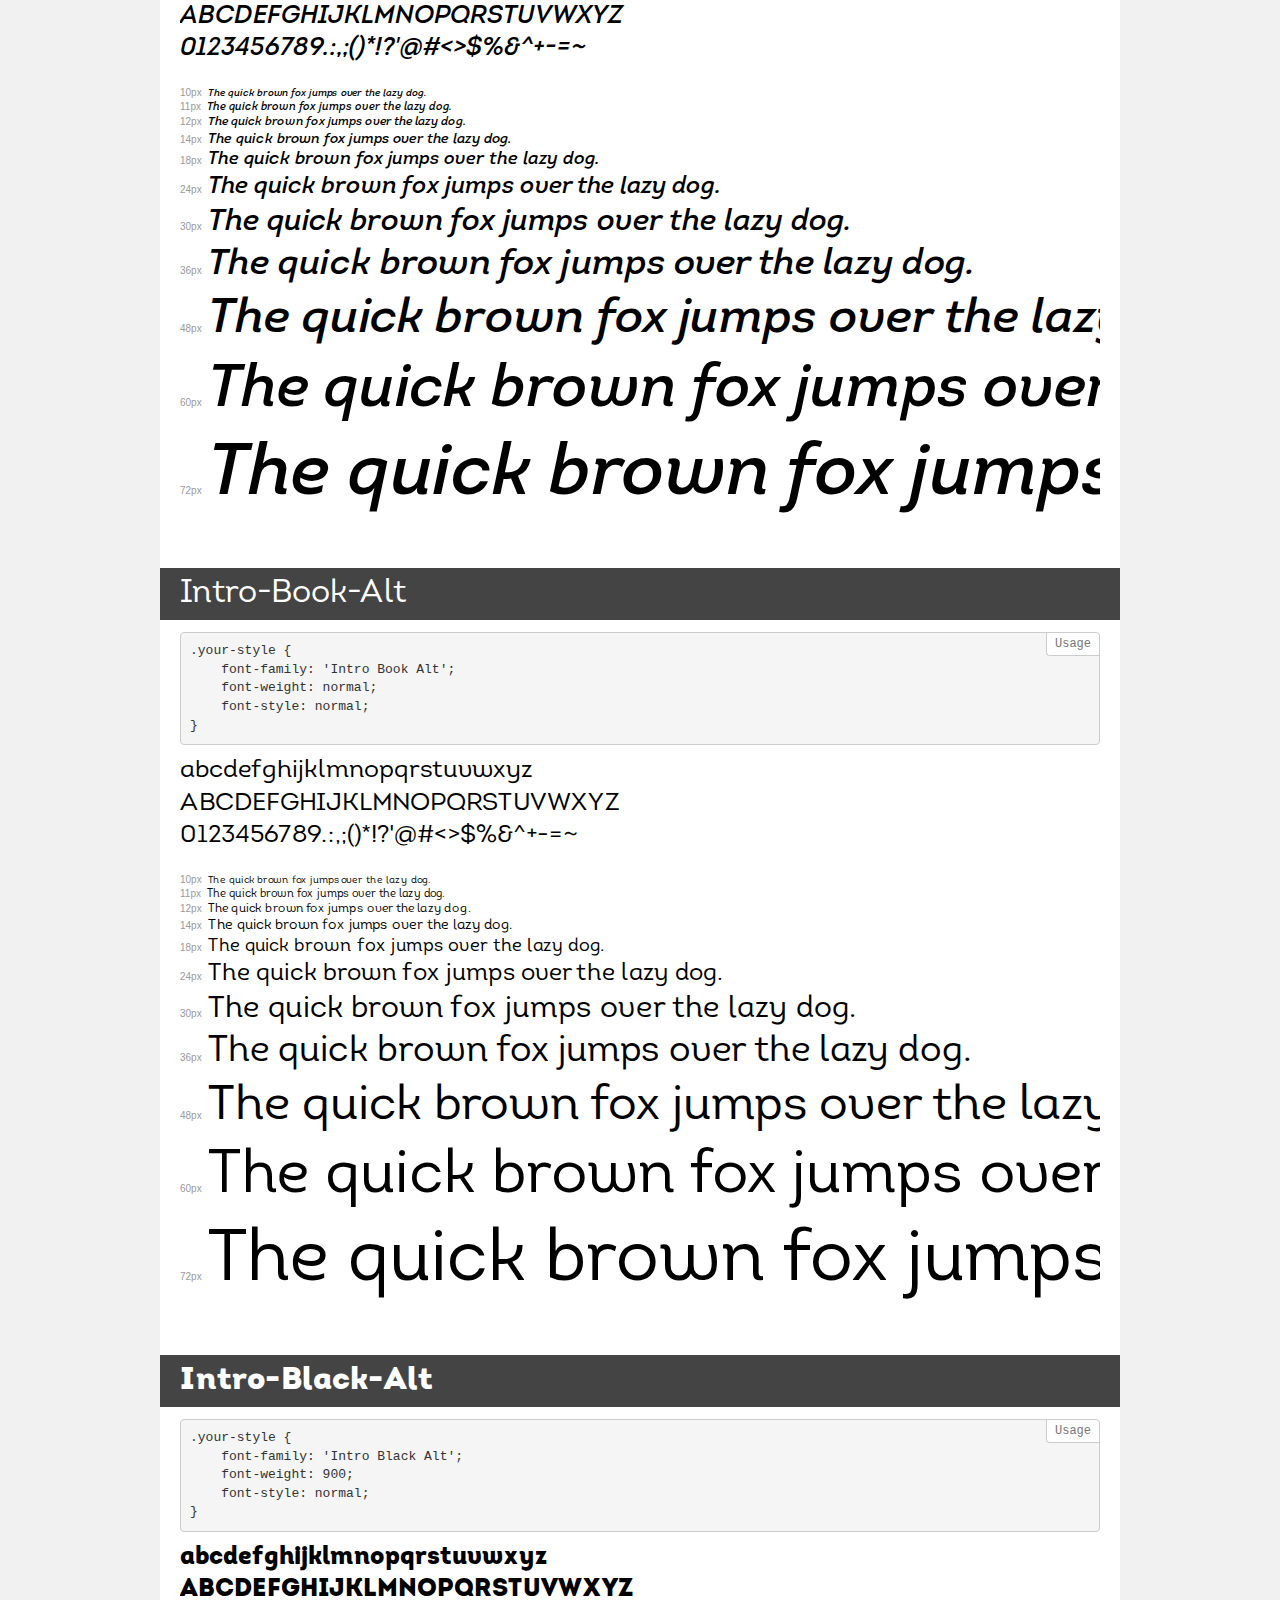
<file: font/intro/demo.html>
<!DOCTYPE html>
<html>
<head>
    <meta charset="utf-8">
    <meta http-equiv="X-UA-Compatible" content="IE=edge">
    <meta name="viewport" content="width=device-width, initial-scale=1">
    <meta name="robots" content="noindex, noarchive">
    <meta name="format-detection" content="telephone=no">
    <title>Transfonter demo</title>
    <link href="stylesheet.css" rel="stylesheet">
    <style>
        /*
        http://meyerweb.com/eric/tools/css/reset/
        v2.0 | 20110126
        License: none (public domain)
        */
        html, body, div, span, applet, object, iframe,
        h1, h2, h3, h4, h5, h6, p, blockquote, pre,
        a, abbr, acronym, address, big, cite, code,
        del, dfn, em, img, ins, kbd, q, s, samp,
        small, strike, strong, sub, sup, tt, var,
        b, u, i, center,
        dl, dt, dd, ol, ul, li,
        fieldset, form, label, legend,
        table, caption, tbody, tfoot, thead, tr, th, td,
        article, aside, canvas, details, embed,
        figure, figcaption, footer, header, hgroup,
        menu, nav, output, ruby, section, summary,
        time, mark, audio, video {
            margin: 0;
            padding: 0;
            border: 0;
            font-size: 100%;
            font: inherit;
            vertical-align: baseline;
        }
        /* HTML5 display-role reset for older browsers */
        article, aside, details, figcaption, figure,
        footer, header, hgroup, menu, nav, section {
            display: block;
        }
        body {
            line-height: 1;
        }
        ol, ul {
            list-style: none;
        }
        blockquote, q {
            quotes: none;
        }
        blockquote:before, blockquote:after,
        q:before, q:after {
            content: '';
            content: none;
        }
        table {
            border-collapse: collapse;
            border-spacing: 0;
        }
        /* common styles */
        body {
            background: #f1f1f1;
            color: #000;
        }
        .page {
            background: #fff;
            width: 920px;
            margin: 0 auto;
            padding: 20px 20px 0 20px;
            overflow: hidden;
        }
        .font-container {
            overflow-x: auto;
            overflow-y: hidden;
            margin-bottom: 40px;
            line-height: 1.3;
            white-space: nowrap;
            padding-bottom: 5px;
        }
        h1 {
            position: relative;
            background: #444;
            font-size: 32px;
            color: #fff;
            padding: 10px 20px;
            margin: 0 -20px 12px -20px;
        }
        .letters {
            font-size: 25px;
            margin-bottom: 20px;
        }
        .s10:before {
            content: '10px';
        }
        .s11:before {
            content: '11px';
        }
        .s12:before {
            content: '12px';
        }
        .s14:before {
            content: '14px';
        }
        .s18:before {
            content: '18px';
        }
        .s24:before {
            content: '24px';
        }
        .s30:before {
            content: '30px';
        }
        .s36:before {
            content: '36px';
        }
        .s48:before {
            content: '48px';
        }
        .s60:before {
            content: '60px';
        }
        .s72:before {
            content: '72px';
        }
        .s10:before, .s11:before, .s12:before, .s14:before,
        .s18:before, .s24:before, .s30:before, .s36:before,
        .s48:before, .s60:before, .s72:before {
            font-family: Arial, sans-serif;
            font-size: 10px;
            font-weight: normal;
            font-style: normal;
            color: #999;
            padding-right: 6px;
        }
        pre {
            display: block;
            position: relative;
            padding: 9px;
            margin: 0 0 10px;
            font-family: Monaco, Menlo, Consolas, "Courier New", monospace !important;
            font-size: 13px;
            line-height: 1.428571429;
            color: #333;
            font-weight: normal !important;
            font-style: normal !important;
            background-color: #f5f5f5;
            border: 1px solid #ccc;
            overflow-x: auto;
            border-radius: 4px;
        }
        pre:after {
            display: block;
            position: absolute;
            right: 0;
            top: 0;
            content: 'Usage';
            line-height: 1;
            padding: 5px 8px;
            font-size: 12px;
            color: #767676;
            background-color: #fff;
            border: 1px solid #ccc;
            border-right: none;
            border-top: none;
            border-radius: 0 4px 0 4px;
            z-index: 10;
        }
        /* responsive */
        @media (max-width: 959px) {
            .page {
                width: auto;
                margin: 0;
            }
        }
    </style>
</head>
<body>
<div class="page">
    <div class="demo" style="font-family: 'Intro'; font-weight: 100; font-style: normal;">
        <h1>Intro-Thin</h1>
        <pre>.your-style {
    font-family: 'Intro';
    font-weight: 100;
    font-style: normal;
}</pre>
        <div class="font-container">
            <p class="letters">
                abcdefghijklmnopqrstuvwxyz<br>
ABCDEFGHIJKLMNOPQRSTUVWXYZ<br>
                0123456789.:,;()*!?'@#<>$%&^+-=~
            </p>
            <p class="s10" style="font-size: 10px;">The quick brown fox jumps over the lazy dog.</p>
            <p class="s11" style="font-size: 11px;">The quick brown fox jumps over the lazy dog.</p>
            <p class="s12" style="font-size: 12px;">The quick brown fox jumps over the lazy dog.</p>
            <p class="s14" style="font-size: 14px;">The quick brown fox jumps over the lazy dog.</p>
            <p class="s18" style="font-size: 18px;">The quick brown fox jumps over the lazy dog.</p>
            <p class="s24" style="font-size: 24px;">The quick brown fox jumps over the lazy dog.</p>
            <p class="s30" style="font-size: 30px;">The quick brown fox jumps over the lazy dog.</p>
            <p class="s36" style="font-size: 36px;">The quick brown fox jumps over the lazy dog.</p>
            <p class="s48" style="font-size: 48px;">The quick brown fox jumps over the lazy dog.</p>
            <p class="s60" style="font-size: 60px;">The quick brown fox jumps over the lazy dog.</p>
            <p class="s72" style="font-size: 72px;">The quick brown fox jumps over the lazy dog.</p>
        </div>
    </div>
    <div class="demo" style="font-family: 'Intro Thin Caps'; font-weight: 100; font-style: normal;">
        <h1>Intro-Thin-Caps</h1>
        <pre>.your-style {
    font-family: 'Intro Thin Caps';
    font-weight: 100;
    font-style: normal;
}</pre>
        <div class="font-container">
            <p class="letters">
                abcdefghijklmnopqrstuvwxyz<br>
ABCDEFGHIJKLMNOPQRSTUVWXYZ<br>
                0123456789.:,;()*!?'@#<>$%&^+-=~
            </p>
            <p class="s10" style="font-size: 10px;">The quick brown fox jumps over the lazy dog.</p>
            <p class="s11" style="font-size: 11px;">The quick brown fox jumps over the lazy dog.</p>
            <p class="s12" style="font-size: 12px;">The quick brown fox jumps over the lazy dog.</p>
            <p class="s14" style="font-size: 14px;">The quick brown fox jumps over the lazy dog.</p>
            <p class="s18" style="font-size: 18px;">The quick brown fox jumps over the lazy dog.</p>
            <p class="s24" style="font-size: 24px;">The quick brown fox jumps over the lazy dog.</p>
            <p class="s30" style="font-size: 30px;">The quick brown fox jumps over the lazy dog.</p>
            <p class="s36" style="font-size: 36px;">The quick brown fox jumps over the lazy dog.</p>
            <p class="s48" style="font-size: 48px;">The quick brown fox jumps over the lazy dog.</p>
            <p class="s60" style="font-size: 60px;">The quick brown fox jumps over the lazy dog.</p>
            <p class="s72" style="font-size: 72px;">The quick brown fox jumps over the lazy dog.</p>
        </div>
    </div>
    <div class="demo" style="font-family: 'Intro Black Caps'; font-weight: 900; font-style: normal;">
        <h1>Intro-Black-Caps</h1>
        <pre>.your-style {
    font-family: 'Intro Black Caps';
    font-weight: 900;
    font-style: normal;
}</pre>
        <div class="font-container">
            <p class="letters">
                abcdefghijklmnopqrstuvwxyz<br>
ABCDEFGHIJKLMNOPQRSTUVWXYZ<br>
                0123456789.:,;()*!?'@#<>$%&^+-=~
            </p>
            <p class="s10" style="font-size: 10px;">The quick brown fox jumps over the lazy dog.</p>
            <p class="s11" style="font-size: 11px;">The quick brown fox jumps over the lazy dog.</p>
            <p class="s12" style="font-size: 12px;">The quick brown fox jumps over the lazy dog.</p>
            <p class="s14" style="font-size: 14px;">The quick brown fox jumps over the lazy dog.</p>
            <p class="s18" style="font-size: 18px;">The quick brown fox jumps over the lazy dog.</p>
            <p class="s24" style="font-size: 24px;">The quick brown fox jumps over the lazy dog.</p>
            <p class="s30" style="font-size: 30px;">The quick brown fox jumps over the lazy dog.</p>
            <p class="s36" style="font-size: 36px;">The quick brown fox jumps over the lazy dog.</p>
            <p class="s48" style="font-size: 48px;">The quick brown fox jumps over the lazy dog.</p>
            <p class="s60" style="font-size: 60px;">The quick brown fox jumps over the lazy dog.</p>
            <p class="s72" style="font-size: 72px;">The quick brown fox jumps over the lazy dog.</p>
        </div>
    </div>
    <div class="demo" style="font-family: 'Intro Thin Alt'; font-weight: 100; font-style: normal;">
        <h1>Intro-Thin-Alt</h1>
        <pre>.your-style {
    font-family: 'Intro Thin Alt';
    font-weight: 100;
    font-style: normal;
}</pre>
        <div class="font-container">
            <p class="letters">
                abcdefghijklmnopqrstuvwxyz<br>
ABCDEFGHIJKLMNOPQRSTUVWXYZ<br>
                0123456789.:,;()*!?'@#<>$%&^+-=~
            </p>
            <p class="s10" style="font-size: 10px;">The quick brown fox jumps over the lazy dog.</p>
            <p class="s11" style="font-size: 11px;">The quick brown fox jumps over the lazy dog.</p>
            <p class="s12" style="font-size: 12px;">The quick brown fox jumps over the lazy dog.</p>
            <p class="s14" style="font-size: 14px;">The quick brown fox jumps over the lazy dog.</p>
            <p class="s18" style="font-size: 18px;">The quick brown fox jumps over the lazy dog.</p>
            <p class="s24" style="font-size: 24px;">The quick brown fox jumps over the lazy dog.</p>
            <p class="s30" style="font-size: 30px;">The quick brown fox jumps over the lazy dog.</p>
            <p class="s36" style="font-size: 36px;">The quick brown fox jumps over the lazy dog.</p>
            <p class="s48" style="font-size: 48px;">The quick brown fox jumps over the lazy dog.</p>
            <p class="s60" style="font-size: 60px;">The quick brown fox jumps over the lazy dog.</p>
            <p class="s72" style="font-size: 72px;">The quick brown fox jumps over the lazy dog.</p>
        </div>
    </div>
    <div class="demo" style="font-family: 'Intro Regular Caps'; font-weight: normal; font-style: normal;">
        <h1>Intro-Regular-Caps</h1>
        <pre>.your-style {
    font-family: 'Intro Regular Caps';
    font-weight: normal;
    font-style: normal;
}</pre>
        <div class="font-container">
            <p class="letters">
                abcdefghijklmnopqrstuvwxyz<br>
ABCDEFGHIJKLMNOPQRSTUVWXYZ<br>
                0123456789.:,;()*!?'@#<>$%&^+-=~
            </p>
            <p class="s10" style="font-size: 10px;">The quick brown fox jumps over the lazy dog.</p>
            <p class="s11" style="font-size: 11px;">The quick brown fox jumps over the lazy dog.</p>
            <p class="s12" style="font-size: 12px;">The quick brown fox jumps over the lazy dog.</p>
            <p class="s14" style="font-size: 14px;">The quick brown fox jumps over the lazy dog.</p>
            <p class="s18" style="font-size: 18px;">The quick brown fox jumps over the lazy dog.</p>
            <p class="s24" style="font-size: 24px;">The quick brown fox jumps over the lazy dog.</p>
            <p class="s30" style="font-size: 30px;">The quick brown fox jumps over the lazy dog.</p>
            <p class="s36" style="font-size: 36px;">The quick brown fox jumps over the lazy dog.</p>
            <p class="s48" style="font-size: 48px;">The quick brown fox jumps over the lazy dog.</p>
            <p class="s60" style="font-size: 60px;">The quick brown fox jumps over the lazy dog.</p>
            <p class="s72" style="font-size: 72px;">The quick brown fox jumps over the lazy dog.</p>
        </div>
    </div>
    <div class="demo" style="font-family: 'Intro Book'; font-weight: normal; font-style: italic;">
        <h1>Intro-Book-Italic</h1>
        <pre>.your-style {
    font-family: 'Intro Book';
    font-weight: normal;
    font-style: italic;
}</pre>
        <div class="font-container">
            <p class="letters">
                abcdefghijklmnopqrstuvwxyz<br>
ABCDEFGHIJKLMNOPQRSTUVWXYZ<br>
                0123456789.:,;()*!?'@#<>$%&^+-=~
            </p>
            <p class="s10" style="font-size: 10px;">The quick brown fox jumps over the lazy dog.</p>
            <p class="s11" style="font-size: 11px;">The quick brown fox jumps over the lazy dog.</p>
            <p class="s12" style="font-size: 12px;">The quick brown fox jumps over the lazy dog.</p>
            <p class="s14" style="font-size: 14px;">The quick brown fox jumps over the lazy dog.</p>
            <p class="s18" style="font-size: 18px;">The quick brown fox jumps over the lazy dog.</p>
            <p class="s24" style="font-size: 24px;">The quick brown fox jumps over the lazy dog.</p>
            <p class="s30" style="font-size: 30px;">The quick brown fox jumps over the lazy dog.</p>
            <p class="s36" style="font-size: 36px;">The quick brown fox jumps over the lazy dog.</p>
            <p class="s48" style="font-size: 48px;">The quick brown fox jumps over the lazy dog.</p>
            <p class="s60" style="font-size: 60px;">The quick brown fox jumps over the lazy dog.</p>
            <p class="s72" style="font-size: 72px;">The quick brown fox jumps over the lazy dog.</p>
        </div>
    </div>
    <div class="demo" style="font-family: 'Intro'; font-weight: 100; font-style: italic;">
        <h1>Intro-Thin-Italic</h1>
        <pre>.your-style {
    font-family: 'Intro';
    font-weight: 100;
    font-style: italic;
}</pre>
        <div class="font-container">
            <p class="letters">
                abcdefghijklmnopqrstuvwxyz<br>
ABCDEFGHIJKLMNOPQRSTUVWXYZ<br>
                0123456789.:,;()*!?'@#<>$%&^+-=~
            </p>
            <p class="s10" style="font-size: 10px;">The quick brown fox jumps over the lazy dog.</p>
            <p class="s11" style="font-size: 11px;">The quick brown fox jumps over the lazy dog.</p>
            <p class="s12" style="font-size: 12px;">The quick brown fox jumps over the lazy dog.</p>
            <p class="s14" style="font-size: 14px;">The quick brown fox jumps over the lazy dog.</p>
            <p class="s18" style="font-size: 18px;">The quick brown fox jumps over the lazy dog.</p>
            <p class="s24" style="font-size: 24px;">The quick brown fox jumps over the lazy dog.</p>
            <p class="s30" style="font-size: 30px;">The quick brown fox jumps over the lazy dog.</p>
            <p class="s36" style="font-size: 36px;">The quick brown fox jumps over the lazy dog.</p>
            <p class="s48" style="font-size: 48px;">The quick brown fox jumps over the lazy dog.</p>
            <p class="s60" style="font-size: 60px;">The quick brown fox jumps over the lazy dog.</p>
            <p class="s72" style="font-size: 72px;">The quick brown fox jumps over the lazy dog.</p>
        </div>
    </div>
    <div class="demo" style="font-family: 'Intro'; font-weight: 900; font-style: italic;">
        <h1>Intro-Black-Italic</h1>
        <pre>.your-style {
    font-family: 'Intro';
    font-weight: 900;
    font-style: italic;
}</pre>
        <div class="font-container">
            <p class="letters">
                abcdefghijklmnopqrstuvwxyz<br>
ABCDEFGHIJKLMNOPQRSTUVWXYZ<br>
                0123456789.:,;()*!?'@#<>$%&^+-=~
            </p>
            <p class="s10" style="font-size: 10px;">The quick brown fox jumps over the lazy dog.</p>
            <p class="s11" style="font-size: 11px;">The quick brown fox jumps over the lazy dog.</p>
            <p class="s12" style="font-size: 12px;">The quick brown fox jumps over the lazy dog.</p>
            <p class="s14" style="font-size: 14px;">The quick brown fox jumps over the lazy dog.</p>
            <p class="s18" style="font-size: 18px;">The quick brown fox jumps over the lazy dog.</p>
            <p class="s24" style="font-size: 24px;">The quick brown fox jumps over the lazy dog.</p>
            <p class="s30" style="font-size: 30px;">The quick brown fox jumps over the lazy dog.</p>
            <p class="s36" style="font-size: 36px;">The quick brown fox jumps over the lazy dog.</p>
            <p class="s48" style="font-size: 48px;">The quick brown fox jumps over the lazy dog.</p>
            <p class="s60" style="font-size: 60px;">The quick brown fox jumps over the lazy dog.</p>
            <p class="s72" style="font-size: 72px;">The quick brown fox jumps over the lazy dog.</p>
        </div>
    </div>
    <div class="demo" style="font-family: 'Intro'; font-weight: 900; font-style: normal;">
        <h1>Intro-Black</h1>
        <pre>.your-style {
    font-family: 'Intro';
    font-weight: 900;
    font-style: normal;
}</pre>
        <div class="font-container">
            <p class="letters">
                abcdefghijklmnopqrstuvwxyz<br>
ABCDEFGHIJKLMNOPQRSTUVWXYZ<br>
                0123456789.:,;()*!?'@#<>$%&^+-=~
            </p>
            <p class="s10" style="font-size: 10px;">The quick brown fox jumps over the lazy dog.</p>
            <p class="s11" style="font-size: 11px;">The quick brown fox jumps over the lazy dog.</p>
            <p class="s12" style="font-size: 12px;">The quick brown fox jumps over the lazy dog.</p>
            <p class="s14" style="font-size: 14px;">The quick brown fox jumps over the lazy dog.</p>
            <p class="s18" style="font-size: 18px;">The quick brown fox jumps over the lazy dog.</p>
            <p class="s24" style="font-size: 24px;">The quick brown fox jumps over the lazy dog.</p>
            <p class="s30" style="font-size: 30px;">The quick brown fox jumps over the lazy dog.</p>
            <p class="s36" style="font-size: 36px;">The quick brown fox jumps over the lazy dog.</p>
            <p class="s48" style="font-size: 48px;">The quick brown fox jumps over the lazy dog.</p>
            <p class="s60" style="font-size: 60px;">The quick brown fox jumps over the lazy dog.</p>
            <p class="s72" style="font-size: 72px;">The quick brown fox jumps over the lazy dog.</p>
        </div>
    </div>
    <div class="demo" style="font-family: 'Intro'; font-weight: bold; font-style: italic;">
        <h1>Intro-Bold-Italic</h1>
        <pre>.your-style {
    font-family: 'Intro';
    font-weight: bold;
    font-style: italic;
}</pre>
        <div class="font-container">
            <p class="letters">
                abcdefghijklmnopqrstuvwxyz<br>
ABCDEFGHIJKLMNOPQRSTUVWXYZ<br>
                0123456789.:,;()*!?'@#<>$%&^+-=~
            </p>
            <p class="s10" style="font-size: 10px;">The quick brown fox jumps over the lazy dog.</p>
            <p class="s11" style="font-size: 11px;">The quick brown fox jumps over the lazy dog.</p>
            <p class="s12" style="font-size: 12px;">The quick brown fox jumps over the lazy dog.</p>
            <p class="s14" style="font-size: 14px;">The quick brown fox jumps over the lazy dog.</p>
            <p class="s18" style="font-size: 18px;">The quick brown fox jumps over the lazy dog.</p>
            <p class="s24" style="font-size: 24px;">The quick brown fox jumps over the lazy dog.</p>
            <p class="s30" style="font-size: 30px;">The quick brown fox jumps over the lazy dog.</p>
            <p class="s36" style="font-size: 36px;">The quick brown fox jumps over the lazy dog.</p>
            <p class="s48" style="font-size: 48px;">The quick brown fox jumps over the lazy dog.</p>
            <p class="s60" style="font-size: 60px;">The quick brown fox jumps over the lazy dog.</p>
            <p class="s72" style="font-size: 72px;">The quick brown fox jumps over the lazy dog.</p>
        </div>
    </div>
    <div class="demo" style="font-family: 'Intro Bold Caps'; font-weight: bold; font-style: normal;">
        <h1>Intro-Bold-Caps</h1>
        <pre>.your-style {
    font-family: 'Intro Bold Caps';
    font-weight: bold;
    font-style: normal;
}</pre>
        <div class="font-container">
            <p class="letters">
                abcdefghijklmnopqrstuvwxyz<br>
ABCDEFGHIJKLMNOPQRSTUVWXYZ<br>
                0123456789.:,;()*!?'@#<>$%&^+-=~
            </p>
            <p class="s10" style="font-size: 10px;">The quick brown fox jumps over the lazy dog.</p>
            <p class="s11" style="font-size: 11px;">The quick brown fox jumps over the lazy dog.</p>
            <p class="s12" style="font-size: 12px;">The quick brown fox jumps over the lazy dog.</p>
            <p class="s14" style="font-size: 14px;">The quick brown fox jumps over the lazy dog.</p>
            <p class="s18" style="font-size: 18px;">The quick brown fox jumps over the lazy dog.</p>
            <p class="s24" style="font-size: 24px;">The quick brown fox jumps over the lazy dog.</p>
            <p class="s30" style="font-size: 30px;">The quick brown fox jumps over the lazy dog.</p>
            <p class="s36" style="font-size: 36px;">The quick brown fox jumps over the lazy dog.</p>
            <p class="s48" style="font-size: 48px;">The quick brown fox jumps over the lazy dog.</p>
            <p class="s60" style="font-size: 60px;">The quick brown fox jumps over the lazy dog.</p>
            <p class="s72" style="font-size: 72px;">The quick brown fox jumps over the lazy dog.</p>
        </div>
    </div>
    <div class="demo" style="font-family: 'Intro Light Alt'; font-weight: 300; font-style: normal;">
        <h1>Intro-Light-Alt</h1>
        <pre>.your-style {
    font-family: 'Intro Light Alt';
    font-weight: 300;
    font-style: normal;
}</pre>
        <div class="font-container">
            <p class="letters">
                abcdefghijklmnopqrstuvwxyz<br>
ABCDEFGHIJKLMNOPQRSTUVWXYZ<br>
                0123456789.:,;()*!?'@#<>$%&^+-=~
            </p>
            <p class="s10" style="font-size: 10px;">The quick brown fox jumps over the lazy dog.</p>
            <p class="s11" style="font-size: 11px;">The quick brown fox jumps over the lazy dog.</p>
            <p class="s12" style="font-size: 12px;">The quick brown fox jumps over the lazy dog.</p>
            <p class="s14" style="font-size: 14px;">The quick brown fox jumps over the lazy dog.</p>
            <p class="s18" style="font-size: 18px;">The quick brown fox jumps over the lazy dog.</p>
            <p class="s24" style="font-size: 24px;">The quick brown fox jumps over the lazy dog.</p>
            <p class="s30" style="font-size: 30px;">The quick brown fox jumps over the lazy dog.</p>
            <p class="s36" style="font-size: 36px;">The quick brown fox jumps over the lazy dog.</p>
            <p class="s48" style="font-size: 48px;">The quick brown fox jumps over the lazy dog.</p>
            <p class="s60" style="font-size: 60px;">The quick brown fox jumps over the lazy dog.</p>
            <p class="s72" style="font-size: 72px;">The quick brown fox jumps over the lazy dog.</p>
        </div>
    </div>
    <div class="demo" style="font-family: 'Intro Light Caps'; font-weight: 300; font-style: normal;">
        <h1>Intro-Light-Caps</h1>
        <pre>.your-style {
    font-family: 'Intro Light Caps';
    font-weight: 300;
    font-style: normal;
}</pre>
        <div class="font-container">
            <p class="letters">
                abcdefghijklmnopqrstuvwxyz<br>
ABCDEFGHIJKLMNOPQRSTUVWXYZ<br>
                0123456789.:,;()*!?'@#<>$%&^+-=~
            </p>
            <p class="s10" style="font-size: 10px;">The quick brown fox jumps over the lazy dog.</p>
            <p class="s11" style="font-size: 11px;">The quick brown fox jumps over the lazy dog.</p>
            <p class="s12" style="font-size: 12px;">The quick brown fox jumps over the lazy dog.</p>
            <p class="s14" style="font-size: 14px;">The quick brown fox jumps over the lazy dog.</p>
            <p class="s18" style="font-size: 18px;">The quick brown fox jumps over the lazy dog.</p>
            <p class="s24" style="font-size: 24px;">The quick brown fox jumps over the lazy dog.</p>
            <p class="s30" style="font-size: 30px;">The quick brown fox jumps over the lazy dog.</p>
            <p class="s36" style="font-size: 36px;">The quick brown fox jumps over the lazy dog.</p>
            <p class="s48" style="font-size: 48px;">The quick brown fox jumps over the lazy dog.</p>
            <p class="s60" style="font-size: 60px;">The quick brown fox jumps over the lazy dog.</p>
            <p class="s72" style="font-size: 72px;">The quick brown fox jumps over the lazy dog.</p>
        </div>
    </div>
    <div class="demo" style="font-family: 'Intro'; font-weight: 300; font-style: italic;">
        <h1>Intro-Light-Italic</h1>
        <pre>.your-style {
    font-family: 'Intro';
    font-weight: 300;
    font-style: italic;
}</pre>
        <div class="font-container">
            <p class="letters">
                abcdefghijklmnopqrstuvwxyz<br>
ABCDEFGHIJKLMNOPQRSTUVWXYZ<br>
                0123456789.:,;()*!?'@#<>$%&^+-=~
            </p>
            <p class="s10" style="font-size: 10px;">The quick brown fox jumps over the lazy dog.</p>
            <p class="s11" style="font-size: 11px;">The quick brown fox jumps over the lazy dog.</p>
            <p class="s12" style="font-size: 12px;">The quick brown fox jumps over the lazy dog.</p>
            <p class="s14" style="font-size: 14px;">The quick brown fox jumps over the lazy dog.</p>
            <p class="s18" style="font-size: 18px;">The quick brown fox jumps over the lazy dog.</p>
            <p class="s24" style="font-size: 24px;">The quick brown fox jumps over the lazy dog.</p>
            <p class="s30" style="font-size: 30px;">The quick brown fox jumps over the lazy dog.</p>
            <p class="s36" style="font-size: 36px;">The quick brown fox jumps over the lazy dog.</p>
            <p class="s48" style="font-size: 48px;">The quick brown fox jumps over the lazy dog.</p>
            <p class="s60" style="font-size: 60px;">The quick brown fox jumps over the lazy dog.</p>
            <p class="s72" style="font-size: 72px;">The quick brown fox jumps over the lazy dog.</p>
        </div>
    </div>
    <div class="demo" style="font-family: 'Intro Regular Alt'; font-weight: normal; font-style: normal;">
        <h1>Intro-Regular-Alt</h1>
        <pre>.your-style {
    font-family: 'Intro Regular Alt';
    font-weight: normal;
    font-style: normal;
}</pre>
        <div class="font-container">
            <p class="letters">
                abcdefghijklmnopqrstuvwxyz<br>
ABCDEFGHIJKLMNOPQRSTUVWXYZ<br>
                0123456789.:,;()*!?'@#<>$%&^+-=~
            </p>
            <p class="s10" style="font-size: 10px;">The quick brown fox jumps over the lazy dog.</p>
            <p class="s11" style="font-size: 11px;">The quick brown fox jumps over the lazy dog.</p>
            <p class="s12" style="font-size: 12px;">The quick brown fox jumps over the lazy dog.</p>
            <p class="s14" style="font-size: 14px;">The quick brown fox jumps over the lazy dog.</p>
            <p class="s18" style="font-size: 18px;">The quick brown fox jumps over the lazy dog.</p>
            <p class="s24" style="font-size: 24px;">The quick brown fox jumps over the lazy dog.</p>
            <p class="s30" style="font-size: 30px;">The quick brown fox jumps over the lazy dog.</p>
            <p class="s36" style="font-size: 36px;">The quick brown fox jumps over the lazy dog.</p>
            <p class="s48" style="font-size: 48px;">The quick brown fox jumps over the lazy dog.</p>
            <p class="s60" style="font-size: 60px;">The quick brown fox jumps over the lazy dog.</p>
            <p class="s72" style="font-size: 72px;">The quick brown fox jumps over the lazy dog.</p>
        </div>
    </div>
    <div class="demo" style="font-family: 'Intro'; font-weight: bold; font-style: normal;">
        <h1>Intro-Bold</h1>
        <pre>.your-style {
    font-family: 'Intro';
    font-weight: bold;
    font-style: normal;
}</pre>
        <div class="font-container">
            <p class="letters">
                abcdefghijklmnopqrstuvwxyz<br>
ABCDEFGHIJKLMNOPQRSTUVWXYZ<br>
                0123456789.:,;()*!?'@#<>$%&^+-=~
            </p>
            <p class="s10" style="font-size: 10px;">The quick brown fox jumps over the lazy dog.</p>
            <p class="s11" style="font-size: 11px;">The quick brown fox jumps over the lazy dog.</p>
            <p class="s12" style="font-size: 12px;">The quick brown fox jumps over the lazy dog.</p>
            <p class="s14" style="font-size: 14px;">The quick brown fox jumps over the lazy dog.</p>
            <p class="s18" style="font-size: 18px;">The quick brown fox jumps over the lazy dog.</p>
            <p class="s24" style="font-size: 24px;">The quick brown fox jumps over the lazy dog.</p>
            <p class="s30" style="font-size: 30px;">The quick brown fox jumps over the lazy dog.</p>
            <p class="s36" style="font-size: 36px;">The quick brown fox jumps over the lazy dog.</p>
            <p class="s48" style="font-size: 48px;">The quick brown fox jumps over the lazy dog.</p>
            <p class="s60" style="font-size: 60px;">The quick brown fox jumps over the lazy dog.</p>
            <p class="s72" style="font-size: 72px;">The quick brown fox jumps over the lazy dog.</p>
        </div>
    </div>
    <div class="demo" style="font-family: 'Intro Bold Alt'; font-weight: bold; font-style: normal;">
        <h1>Intro-Bold-Alt</h1>
        <pre>.your-style {
    font-family: 'Intro Bold Alt';
    font-weight: bold;
    font-style: normal;
}</pre>
        <div class="font-container">
            <p class="letters">
                abcdefghijklmnopqrstuvwxyz<br>
ABCDEFGHIJKLMNOPQRSTUVWXYZ<br>
                0123456789.:,;()*!?'@#<>$%&^+-=~
            </p>
            <p class="s10" style="font-size: 10px;">The quick brown fox jumps over the lazy dog.</p>
            <p class="s11" style="font-size: 11px;">The quick brown fox jumps over the lazy dog.</p>
            <p class="s12" style="font-size: 12px;">The quick brown fox jumps over the lazy dog.</p>
            <p class="s14" style="font-size: 14px;">The quick brown fox jumps over the lazy dog.</p>
            <p class="s18" style="font-size: 18px;">The quick brown fox jumps over the lazy dog.</p>
            <p class="s24" style="font-size: 24px;">The quick brown fox jumps over the lazy dog.</p>
            <p class="s30" style="font-size: 30px;">The quick brown fox jumps over the lazy dog.</p>
            <p class="s36" style="font-size: 36px;">The quick brown fox jumps over the lazy dog.</p>
            <p class="s48" style="font-size: 48px;">The quick brown fox jumps over the lazy dog.</p>
            <p class="s60" style="font-size: 60px;">The quick brown fox jumps over the lazy dog.</p>
            <p class="s72" style="font-size: 72px;">The quick brown fox jumps over the lazy dog.</p>
        </div>
    </div>
    <div class="demo" style="font-family: 'Intro Book Caps'; font-weight: normal; font-style: normal;">
        <h1>Intro-Book-Caps</h1>
        <pre>.your-style {
    font-family: 'Intro Book Caps';
    font-weight: normal;
    font-style: normal;
}</pre>
        <div class="font-container">
            <p class="letters">
                abcdefghijklmnopqrstuvwxyz<br>
ABCDEFGHIJKLMNOPQRSTUVWXYZ<br>
                0123456789.:,;()*!?'@#<>$%&^+-=~
            </p>
            <p class="s10" style="font-size: 10px;">The quick brown fox jumps over the lazy dog.</p>
            <p class="s11" style="font-size: 11px;">The quick brown fox jumps over the lazy dog.</p>
            <p class="s12" style="font-size: 12px;">The quick brown fox jumps over the lazy dog.</p>
            <p class="s14" style="font-size: 14px;">The quick brown fox jumps over the lazy dog.</p>
            <p class="s18" style="font-size: 18px;">The quick brown fox jumps over the lazy dog.</p>
            <p class="s24" style="font-size: 24px;">The quick brown fox jumps over the lazy dog.</p>
            <p class="s30" style="font-size: 30px;">The quick brown fox jumps over the lazy dog.</p>
            <p class="s36" style="font-size: 36px;">The quick brown fox jumps over the lazy dog.</p>
            <p class="s48" style="font-size: 48px;">The quick brown fox jumps over the lazy dog.</p>
            <p class="s60" style="font-size: 60px;">The quick brown fox jumps over the lazy dog.</p>
            <p class="s72" style="font-size: 72px;">The quick brown fox jumps over the lazy dog.</p>
        </div>
    </div>
    <div class="demo" style="font-family: 'Intro Regular'; font-weight: normal; font-style: italic;">
        <h1>Intro-Regular-Italic</h1>
        <pre>.your-style {
    font-family: 'Intro Regular';
    font-weight: normal;
    font-style: italic;
}</pre>
        <div class="font-container">
            <p class="letters">
                abcdefghijklmnopqrstuvwxyz<br>
ABCDEFGHIJKLMNOPQRSTUVWXYZ<br>
                0123456789.:,;()*!?'@#<>$%&^+-=~
            </p>
            <p class="s10" style="font-size: 10px;">The quick brown fox jumps over the lazy dog.</p>
            <p class="s11" style="font-size: 11px;">The quick brown fox jumps over the lazy dog.</p>
            <p class="s12" style="font-size: 12px;">The quick brown fox jumps over the lazy dog.</p>
            <p class="s14" style="font-size: 14px;">The quick brown fox jumps over the lazy dog.</p>
            <p class="s18" style="font-size: 18px;">The quick brown fox jumps over the lazy dog.</p>
            <p class="s24" style="font-size: 24px;">The quick brown fox jumps over the lazy dog.</p>
            <p class="s30" style="font-size: 30px;">The quick brown fox jumps over the lazy dog.</p>
            <p class="s36" style="font-size: 36px;">The quick brown fox jumps over the lazy dog.</p>
            <p class="s48" style="font-size: 48px;">The quick brown fox jumps over the lazy dog.</p>
            <p class="s60" style="font-size: 60px;">The quick brown fox jumps over the lazy dog.</p>
            <p class="s72" style="font-size: 72px;">The quick brown fox jumps over the lazy dog.</p>
        </div>
    </div>
    <div class="demo" style="font-family: 'Intro Book Alt'; font-weight: normal; font-style: normal;">
        <h1>Intro-Book-Alt</h1>
        <pre>.your-style {
    font-family: 'Intro Book Alt';
    font-weight: normal;
    font-style: normal;
}</pre>
        <div class="font-container">
            <p class="letters">
                abcdefghijklmnopqrstuvwxyz<br>
ABCDEFGHIJKLMNOPQRSTUVWXYZ<br>
                0123456789.:,;()*!?'@#<>$%&^+-=~
            </p>
            <p class="s10" style="font-size: 10px;">The quick brown fox jumps over the lazy dog.</p>
            <p class="s11" style="font-size: 11px;">The quick brown fox jumps over the lazy dog.</p>
            <p class="s12" style="font-size: 12px;">The quick brown fox jumps over the lazy dog.</p>
            <p class="s14" style="font-size: 14px;">The quick brown fox jumps over the lazy dog.</p>
            <p class="s18" style="font-size: 18px;">The quick brown fox jumps over the lazy dog.</p>
            <p class="s24" style="font-size: 24px;">The quick brown fox jumps over the lazy dog.</p>
            <p class="s30" style="font-size: 30px;">The quick brown fox jumps over the lazy dog.</p>
            <p class="s36" style="font-size: 36px;">The quick brown fox jumps over the lazy dog.</p>
            <p class="s48" style="font-size: 48px;">The quick brown fox jumps over the lazy dog.</p>
            <p class="s60" style="font-size: 60px;">The quick brown fox jumps over the lazy dog.</p>
            <p class="s72" style="font-size: 72px;">The quick brown fox jumps over the lazy dog.</p>
        </div>
    </div>
    <div class="demo" style="font-family: 'Intro Black Alt'; font-weight: 900; font-style: normal;">
        <h1>Intro-Black-Alt</h1>
        <pre>.your-style {
    font-family: 'Intro Black Alt';
    font-weight: 900;
    font-style: normal;
}</pre>
        <div class="font-container">
            <p class="letters">
                abcdefghijklmnopqrstuvwxyz<br>
ABCDEFGHIJKLMNOPQRSTUVWXYZ<br>
                0123456789.:,;()*!?'@#<>$%&^+-=~
            </p>
            <p class="s10" style="font-size: 10px;">The quick brown fox jumps over the lazy dog.</p>
            <p class="s11" style="font-size: 11px;">The quick brown fox jumps over the lazy dog.</p>
            <p class="s12" style="font-size: 12px;">The quick brown fox jumps over the lazy dog.</p>
            <p class="s14" style="font-size: 14px;">The quick brown fox jumps over the lazy dog.</p>
            <p class="s18" style="font-size: 18px;">The quick brown fox jumps over the lazy dog.</p>
            <p class="s24" style="font-size: 24px;">The quick brown fox jumps over the lazy dog.</p>
            <p class="s30" style="font-size: 30px;">The quick brown fox jumps over the lazy dog.</p>
            <p class="s36" style="font-size: 36px;">The quick brown fox jumps over the lazy dog.</p>
            <p class="s48" style="font-size: 48px;">The quick brown fox jumps over the lazy dog.</p>
            <p class="s60" style="font-size: 60px;">The quick brown fox jumps over the lazy dog.</p>
            <p class="s72" style="font-size: 72px;">The quick brown fox jumps over the lazy dog.</p>
        </div>
    </div>
    <div class="demo" style="font-family: 'Intro'; font-weight: 300; font-style: normal;">
        <h1>Intro-Light</h1>
        <pre>.your-style {
    font-family: 'Intro';
    font-weight: 300;
    font-style: normal;
}</pre>
        <div class="font-container">
            <p class="letters">
                abcdefghijklmnopqrstuvwxyz<br>
ABCDEFGHIJKLMNOPQRSTUVWXYZ<br>
                0123456789.:,;()*!?'@#<>$%&^+-=~
            </p>
            <p class="s10" style="font-size: 10px;">The quick brown fox jumps over the lazy dog.</p>
            <p class="s11" style="font-size: 11px;">The quick brown fox jumps over the lazy dog.</p>
            <p class="s12" style="font-size: 12px;">The quick brown fox jumps over the lazy dog.</p>
            <p class="s14" style="font-size: 14px;">The quick brown fox jumps over the lazy dog.</p>
            <p class="s18" style="font-size: 18px;">The quick brown fox jumps over the lazy dog.</p>
            <p class="s24" style="font-size: 24px;">The quick brown fox jumps over the lazy dog.</p>
            <p class="s30" style="font-size: 30px;">The quick brown fox jumps over the lazy dog.</p>
            <p class="s36" style="font-size: 36px;">The quick brown fox jumps over the lazy dog.</p>
            <p class="s48" style="font-size: 48px;">The quick brown fox jumps over the lazy dog.</p>
            <p class="s60" style="font-size: 60px;">The quick brown fox jumps over the lazy dog.</p>
            <p class="s72" style="font-size: 72px;">The quick brown fox jumps over the lazy dog.</p>
        </div>
    </div>
    <div class="demo" style="font-family: 'Intro'; font-weight: normal; font-style: normal;">
        <h1>Intro-Regular</h1>
        <pre>.your-style {
    font-family: 'Intro';
    font-weight: normal;
    font-style: normal;
}</pre>
        <div class="font-container">
            <p class="letters">
                abcdefghijklmnopqrstuvwxyz<br>
ABCDEFGHIJKLMNOPQRSTUVWXYZ<br>
                0123456789.:,;()*!?'@#<>$%&^+-=~
            </p>
            <p class="s10" style="font-size: 10px;">The quick brown fox jumps over the lazy dog.</p>
            <p class="s11" style="font-size: 11px;">The quick brown fox jumps over the lazy dog.</p>
            <p class="s12" style="font-size: 12px;">The quick brown fox jumps over the lazy dog.</p>
            <p class="s14" style="font-size: 14px;">The quick brown fox jumps over the lazy dog.</p>
            <p class="s18" style="font-size: 18px;">The quick brown fox jumps over the lazy dog.</p>
            <p class="s24" style="font-size: 24px;">The quick brown fox jumps over the lazy dog.</p>
            <p class="s30" style="font-size: 30px;">The quick brown fox jumps over the lazy dog.</p>
            <p class="s36" style="font-size: 36px;">The quick brown fox jumps over the lazy dog.</p>
            <p class="s48" style="font-size: 48px;">The quick brown fox jumps over the lazy dog.</p>
            <p class="s60" style="font-size: 60px;">The quick brown fox jumps over the lazy dog.</p>
            <p class="s72" style="font-size: 72px;">The quick brown fox jumps over the lazy dog.</p>
        </div>
    </div>
    <div class="demo" style="font-family: 'Intro Book'; font-weight: normal; font-style: normal;">
        <h1>Intro-Book</h1>
        <pre>.your-style {
    font-family: 'Intro Book';
    font-weight: normal;
    font-style: normal;
}</pre>
        <div class="font-container">
            <p class="letters">
                abcdefghijklmnopqrstuvwxyz<br>
ABCDEFGHIJKLMNOPQRSTUVWXYZ<br>
                0123456789.:,;()*!?'@#<>$%&^+-=~
            </p>
            <p class="s10" style="font-size: 10px;">The quick brown fox jumps over the lazy dog.</p>
            <p class="s11" style="font-size: 11px;">The quick brown fox jumps over the lazy dog.</p>
            <p class="s12" style="font-size: 12px;">The quick brown fox jumps over the lazy dog.</p>
            <p class="s14" style="font-size: 14px;">The quick brown fox jumps over the lazy dog.</p>
            <p class="s18" style="font-size: 18px;">The quick brown fox jumps over the lazy dog.</p>
            <p class="s24" style="font-size: 24px;">The quick brown fox jumps over the lazy dog.</p>
            <p class="s30" style="font-size: 30px;">The quick brown fox jumps over the lazy dog.</p>
            <p class="s36" style="font-size: 36px;">The quick brown fox jumps over the lazy dog.</p>
            <p class="s48" style="font-size: 48px;">The quick brown fox jumps over the lazy dog.</p>
            <p class="s60" style="font-size: 60px;">The quick brown fox jumps over the lazy dog.</p>
            <p class="s72" style="font-size: 72px;">The quick brown fox jumps over the lazy dog.</p>
        </div>
    </div>
</div>
</body>
</html>
</file>
<file: style/index.css>
@font-face {
	font-family: 'Intro Regular';
	src: url('../font/intro/Intro-Regular.woff2') format('woff2')
}

@font-face {
	font-family: 'Intro Book';
	src: url('../font/intro/Intro-Book.woff2') format('woff2')
}

@font-face {
	font-family: 'Intro Bold';
	src: url('../font/intro/Intro-Bold.woff2') format('woff2')
}

body {
	font-family: 'Intro', sans-serif;
	overflow-x: hidden;
}

.container {
	max-width: 1180px;
	width: 100%;
	margin: 0 auto;
}

@media (width < 1300px) {
	.container {
		max-width: 900px;
	}
}

@media (width < 1000px) {
	.container {
		max-width: 600px;
	}
}

@media (width >=700px) {

	#toggle-filter {
		display: none;
	}
}

@media (width < 700px) {
	.container {
		width: 100%;
		box-sizing: border-box;
	}

	section {
		padding: 0 20px;
		box-sizing: border-box;
	}

	#filter {
		display: none;
	}

	#filter.openFilter {
		display: flex;
	}

	#toggle-filter {
		display: inline-block;
		width: min-content;
		margin:  0 auto;
		padding: 12px 40px;
	}
}



#toggle-block {
	margin: 0 0 0 0;
}

#toggle-block,
#toggle-block img {
	width: 25px;
	height: 25px;
}

#menu {
	display: none;
}

#menu.open {
	display: block;
	position: relative;
	width: 100%;
	height: calc(100vh - 65px);
	background: white;
	bottom: 0;
	left: 0;
	z-index: 10;
	overflow: hidden;
}


#menu>* {
	z-index: 11;
}

#menu p,
#menu ul,
#menu li {
	font-family: Intro Book;
	font-size: 14px;
	font-style: normal;
	font-weight: 400;
	line-height: 90%;
}

#menu ul {
	flex-flow: column;
	display: flex;
	list-style-type: none;
	gap: 20px;
	margin: 20px;

}

#menu li {
	padding: 20px 20px;
	background: #484283;
	border-radius: 4px;
}

.filter-open {
	display: none;
}
</file>
<file: style/header.css>
.link_404 {
	outline: none;
	color: #FFF;
	text-decoration: none;
	position: relative;
}

.link_404:hover{
	color: gray;
}

header {
	flex-flow: column;
	display: flex;
	align-items: center;
	background: #484283;
	color: white;
	max-height: 528px;
}

nav {
	padding: 20px 0;
	display: flex;
	flex-flow: row;
	align-items: start;
	justify-content: space-between;
	border-bottom: 1px solid #ffffff80;
}

nav p,
nav ul,
nav li {
	font-family: Intro Book;
	font-size: 14px;
	font-style: normal;
	font-weight: 400;
	line-height: 90%;
}

nav h2 {
	color: #FFF;
	font-family: Intro Bold;
	font-size: 30px;
	font-style: normal;
	font-weight: 700;
	line-height: 75%;
}

nav ul {
	flex-flow: row;
	display: flex;
	list-style-type: none;
	gap: 40px;
}

.cart {
	flex-flow: row;
	align-items: center;
	display: flex;
	gap: 10px;
	padding: 0 8px 0 0;
}

.header-main {
	flex-flow: column;
	display: flex;
	align-items: start;
	justify-content: center;
	padding: 100px 0;
	gap: 20px;
	position: relative;
}

.header-main button:hover{
	background-color: #CC4949;
}

.header-main h1 {
	font-family: Intro Regular;
	font-size: 36px;
	font-style: normal;
	font-weight: 400;
	line-height: 140%;
	width: 560px;
	z-index: 2;
}

.header-main p {
	font-family: Intro Book;
	font-size: 16px;
	font-style: normal;
	font-weight: 400;
	line-height: 140%;
	width: 480px;
	z-index: 2;
}

button {
	border-radius: 4px;
	background: #F14F4F;
	margin: 20px 0 0 0;
	padding: 22px 47px;
	color: #FFF;
	font-family: Intro Regular;
	font-size: 16px;
	font-style: normal;
	font-weight: 400;
	line-height: normal;
	border: 0;
	z-index: 2;
	position: relative;
}

.header-main span {
	position: absolute;
	bottom: 88px;
	right: 65px;
	color: rgba(255, 255, 255, 0.12);
	font-family: Intro Bold;
	font-size: 200px;
	font-style: normal;
	font-weight: 700;
	line-height: normal;
	display: inline-block;
	z-index: 1;
}

.top-nav,
.menu {
	display: none;
}

@media (width < 1300px) {
	nav {
		align-items: center;
	}

	nav h2 {
		font-size: 25px;
	}

	nav ul {
		gap: 30px;
	}

	nav p,
	nav ul,
	nav li {
		font-size: 13px;
	}

	.header-main span {
		font-size: 170px;
		right: 0px;
	}

	.header-main h1 {
		font-size: 28px;
	}

	button {
		margin: 20px 0 0 0;
		padding: 18px 35px;
		font-size: 13px;
	}
}

@media (width < 1000px) {
	.top-nav {
		display: flex;
		width: 100%;
		flex-flow: row;
		justify-content: space-between;
		align-items: center;
	}

	nav {
		flex-flow: column;
		gap: 20px;
	}

	nav>h2,
	nav>.cart {
		display: none;
	}

	#toggle-block{
		display: none;
	}

	header {
		max-height: 500px;
	}

	.header-main {
		padding: 90px 0;
	}

	.header-main span {
		font-size: 125px;
		right: 0px;
		bottom: 90px;
	}
}

@media (width < 700px) {
	nav>ul {
		display: none;
	}

	#toggle-block{
		display: block;
	}

	.menu {
		display: block;
		margin: 0 0 0 20px;
	}

	.header-main{
		justify-content: center;
		align-items: center;
		padding: 60px 20px;
	}

	.header-main span {
		display: none;
	}

	.header-main h1 {
		font-size: 23px;
		width: 100%;
		text-align: center;
	}

	.header-main p {
		font-size: 13px;
		max-width: 300px;
		text-align: center;
	}

	button {
		margin: 40px 0 0 0;
		padding: 12px 20px;
		font-size: 12px;
	}

	.top-nav {
		padding: 0 20px;
		box-sizing: border-box;
	}

	.top-nav p{
		font-size: 12px;
	}

	.catalog-all-cards{
		gap: 10px;
	}

	.cart{
		padding: 0;
	}
}
</file>
<file: style/main.css>
main {
	flex-flow: column;
	display: flex;
	gap: 60px;
	align-items: center;
	justify-content: center;
	margin: 60px 0 0 0;
}



.catalog {
	flex-flow: column;
	display: flex;
	gap: 40px;
}

.catalog h2 {
	color: #444b58;
	font-family: Intro Bold;
	font-size: 30px;
	font-style: normal;
	font-weight: 700;
}

.catalog-container {
	flex-flow: row;
	display: flex;
	gap: 20px;
	justify-content: space-between;
}

.catalog-filter {
	min-width: 280px;
	height: 620px;
	/* min-height: min-content; */
	/* max-height: fit-content; */
	background: #FFF4EE;
	border-radius: 4px;
	padding: 20px;
	padding-bottom: 0px;
	box-sizing: border-box;
	display: flex;
	flex-flow: column;
	gap: 20px;
	/* justify-content: space-between; */
}

.input{
	margin: 0;
}

.catalog-filter h3 {
	color: #444B58;
	font-family: Intro Book;
	font-size: 24px;
	font-style: normal;
	font-weight: 400;
}

.catalog-filter h5 {
	color: #444B58;
	font-family: Intro Book;
	font-size: 16px;
	font-style: normal;
	font-weight: 400;
	margin: 0 0 10px;
}

.h5-size{
	margin-top: 10px;
}

.catalog-filter-item {
	display: flex;
	flex-flow: column;
	align-items: start;
	width: 100%;
}

.price-range {
	display: flex;
	flex-flow: row;
	justify-content: space-between;
	border-radius: 4px;
	border: 1px solid #B2B5BB;
	border-bottom: 0;
	width: 100%;
}

.price-range p {
	color: #444B58;
	font-family: Intro Book;
	font-size: 16px;
	font-style: normal;
	font-weight: 400;
	line-height: normal;
	width: 100%;
	text-align: center;
	padding: 15px 0;
}

input[type=range] {
	-webkit-appearance: none;
	background-color: #444B58;
	width: 100%;
	height: 4px;
}

input[type="range"]::-webkit-slider-thumb {
	-webkit-appearance: none;
	background-color: #444B58;
	/* opacity: 0.5; */
	width: 8px;
	height: 25px;
	border-radius: 4px;
	border: 2px solid #FFF4EE;
}

.gender-checkbox {
	display: flex;
	flex-flow: row;
	justify-content: space-between;
	width: 100%;
}

.gender-checkbox label {
	color: #444B58;
	font-family: Intro Book;
	font-size: 16px;
	font-style: normal;
	font-weight: 400;
	line-height: normal;
	display: flex;
	flex-flow: row;
	gap: 4px;
	align-items: center;
	justify-content: center;
}

.size-choice {
	width: 100%;
	border-collapse: collapse;
}

table,
th,
td {
	border: 1px solid #DBBBA9;
}

th,
td {
	padding: 18px;
	text-align: center;
}

td {
	color: #444B58;
	text-align: center;
	font-family: Intro Book;
	font-size: 16px;
	font-style: normal;
	font-weight: 400;
	line-height: normal;
}

.catalog-filter button {
	margin: 0;
}

.catalog-filter button:hover{
	background-color: #31343C;
}

.catalog-filter .apply {
	border-radius: 4px;
	border: 1px solid #FFF4EE;
	background: #444B58;
	padding: 22px 0;
	text-align: center;
}

.catalog-filter .apply a {
	color: #FFF;
	font-family: Intro Regular;
	font-size: 16px;
	font-style: normal;
	font-weight: 400;
	line-height: normal;
}

.catalog-filter a {
	color: #444B58;
	font-family: Intro Regular;
	font-size: 16px;
	font-style: normal;
	font-weight: 400;
	line-height: normal;
	text-align: center;
}

.catalog-cards-container {
	flex-flow: column;
	display: flex;
	align-items: center;
	justify-content: center;
	gap: 20px;
}

.catalog-all-cards {
	flex-flow: wrap;
	display: flex;
	gap: 20px;
}

.catalog-cards-container button:hover{
	background-color: #CC4949;
}

.catalog-card {
	flex-flow: column;
	display: flex;
	gap: 6px;
}

.catalog-card img {
	border-radius: 4px;
}

.catalog-card p {
	color: #444B58;
	font-family: Intro Book;
	font-size: 16px;
	font-style: normal;
	font-weight: 400;
}

.catalog-card span {
	color: #444B58;
	font-family: Intro Regular;
	font-size: 20px;
	font-style: normal;
	font-weight: 400;
}

.catalog-card-text{
	display: flex;
	gap: 10px;
	flex-flow: column;
}

.about-us {
	background: #484283;
	width: 100%;
	height: 580px;
}

.about-us-container {
	position: relative;
	height: 100%;
	margin: 0 auto;
}

.about-us-text {
	flex-flow: column;
	display: flex;
	gap: 20px;
	padding: 222px 0 0 0;
}

.about-us-text h2 {
	color: #FFF;
	font-family: Intro Bold;
	font-size: 30px;
	font-style: normal;
	font-weight: 700;
}

.about-us-text p {
	color: #FFF;
	font-family: Intro Book;
	font-size: 16px;
	font-style: normal;
	font-weight: 400;
	line-height: 135%;
	width: 380px;
}

.small-text {
	flex-flow: row;
	display: flex;
	align-items: center;
	gap: 20px;
	margin: 0 0 0 300px;
}

.small-text hr {
	width: 30px;
	height: 3px;
	margin: 0;
	border: 0;
	background: #FFF;
}

.small-text span {
	color: #FFF;
	font-family: Intro Bold;
	font-size: 20px;
	font-style: normal;
	font-weight: 700;
}

.about-us-container img {
	position: absolute;
	right: 0;
	top: 0;
}

.perfect-pair {
	background: #FFF4EE;
	flex-flow: column;
	display: flex;
	gap: 20px;
	margin: 0 370px;
	/* height: 658px; */
	min-height: min-content;
}

.perfect-pair h2 {
	color: #444B58;
	font-family: Intro Bold;
	font-size: 30px;
	font-style: normal;
	font-weight: 700;
	margin: 35px 100px 0;
}

.perfect-pair p {
	color: #808080;
	font-family: Intro Book;
	font-size: 16px;
	font-style: normal;
	font-weight: 400;
	display: inline-block;
	border-bottom: 1px solid #808080;
	padding: 0 0 10px 0;
	margin-left: 100px;
	margin-right: 100px;
	max-width: 980px;
}

.perfect-pair h5 {
	color: #444B58;
	font-family: Intro Book;
	font-size: 24px;
	font-style: normal;
	font-weight: 400;
	margin-left: 100px;
}

.all-pairs {
	flex-flow: wrap;
	display: flex;
	justify-content: space-between;
	gap: 20px;
	margin: 0 100px;
	max-width: 980px;
	/* max-height: 328px; */
}

.pair {
	flex-flow: column;
	display: flex;
	gap: 10px;
	flex: 1 0 250px;
	max-width: 280px;
	max-height: 154px;
}

.pair_checkbox {
	display: flex;
	align-items: center;
	gap: 10px;
}

.checkbox {
	width: 24px;
	height: 24px;
	margin: 0;
}

.pair label {
	color: #000;
	font-family: Intro Book;
	font-size: 16px;
	font-style: normal;
	font-weight: 400;
}

.perfect-pair-bottom {
	flex-flow: row;
	display: flex;
	justify-content: space-between;
	align-items: center;
	padding: 20px 0 0 0;
	border-top: 1px solid #808080;
	margin: 20px 100px 48px;
	max-width: 980px;
}

.perfect-pair-bottom span {
	color: #808080;
	font-family: Intro Book;
	font-size: 16px;
	font-style: normal;
	font-weight: 400;
	line-height: normal;
}

.perfect-pair-bottom button {
	color: #444B58;
	font-family: Intro Regular;
	font-size: 16px;
	font-style: normal;
	font-weight: 400;
	line-height: 90%;
	padding: 17px 42px;
	border-radius: 4px;
	border: 1px solid #444B58;
	background: rgba(196, 196, 196, 0.00);
	margin: 0;
}

.perfect-pair-bottom button:hover{
	background-color: #444B58;
	color: #FFFFFF;
}

.our-team {
	background: #484283;
	width: 100%;
}

.our-team-container {
	flex-flow: column;
	display: flex;
	gap: 20px;
	padding: 60px 0;
}

.our-team-container h2 {
	color: #FFF;
	font-family: Intro Bold;
	font-size: 30px;
	font-style: normal;
	font-weight: 700;
}

.team-container {
	display: flex;
	flex-flow: wrap;
	justify-content: space-between;
	gap: 20px;
	/* max-height: 1190px; */
}

.person {
	flex-flow: column;
	display: flex;
	gap: 20px;
	flex: 1 0 250px;
	margin: 20px 0 0 0;
}

.person h5 {
	color: #FFF;
	font-family: Intro Bold;
	font-size: 24px;
	font-style: normal;
	font-weight: 700;
	min-width: min-content;
}

.person p {
	color: #FFF;
	font-family: Intro Book;
	font-size: 16px;
	font-style: normal;
	font-weight: 400;
}

.questions {
	flex-flow: column;
	display: flex;
	gap: 40px;
}

.questions h2 {
	color: #444B58;
	font-family: Intro Bold;
	font-size: 30px;
	font-style: normal;
	font-weight: 700;
}

.questions-small-container {
	max-width: 880px;
	width: 100%;
	margin: 0 auto;
	padding: 30px 0;
	border-top: 1px solid #242424;
	border-bottom: 1px solid #242424;
	flex-flow: column;
	display: flex;
	gap: 30px;
}

.question-1 {
	flex-flow: row;
	display: flex;
	gap: 55px;
	align-items: start;
	justify-content: space-between;
	width: 100%;
	padding: 0 0 20px 0;
	border-bottom: 1px solid #242424;
}

.question-info {
	flex-flow: column;
	display: flex;
	gap: 25px;
	align-items: start;
	justify-content: center;
}

.question-info h5 {
	color: #242424;
	font-family: Intro Regular;
	font-size: 20px;
	font-style: normal;
	font-weight: 400;
	line-height: normal;
}

.question-info p {
	color: rgba(36, 36, 36, 0.50);
	font-family: Intro Book;
	font-size: 16px;
	font-style: normal;
	font-weight: 400;
	line-height: 140%;
	/* 22.4px */
}

.question-2 {
	flex-flow: row;
	display: flex;
	align-items: center;
	justify-content: space-between;
}

.contact-us {
	background: #F3F6F6;
	width: 100%;
}

.contact-us-container {
	flex-flow: row;
	display: flex;
	justify-content: space-between;
	align-items: center;
	gap: 140px;
	padding: 60px 0;
}

.contact-us-info {
	flex-flow: column;
	display: flex;
	gap: 60px;
	width: 50%;
	/* flex: 1 0 250px; */
}

.contact-us-info h2 {
	color: #444B58;
	font-family: Intro Bold;
	font-size: 30px;
	font-style: normal;
	font-weight: 700;
	display: inline-block;
	width: 150px;
}

.all-contacts {
	flex-flow: column;
	display: flex;
	gap: 60px;
	align-items: start;
}

.contact {
	flex-flow: column;
	display: flex;
	align-items: start;
}

.contact-title {
	flex-flow: row;
	display: flex;
	gap: 10px;
	align-items: center;
	justify-content: center;
	margin: 0 0 20px 0;
}

.contact-title h5 {
	color: #B2B5BB;
	font-family: Intro Book;
	font-size: 14px;
	font-style: normal;
	font-weight: 400;
	line-height: 140%;
	/* 19.6px */
	letter-spacing: 1.12px;
	text-transform: uppercase;
}

.contact-title .tooltip {
	background: #FFFFFF;
	border-radius: 50%;
	padding: 5px;
	width: 15px;
	height: 15px;
	display: flex;
	align-items: center;
	justify-content: center;
	font-size: 15px;
	filter: drop-shadow(2px 4px 10px rgba(0, 13, 84, 0.20));
}

.contact h3 {
	color: #444B58;
	font-family: Intro Regular;
	font-size: 30px;
	font-style: normal;
	font-weight: 400;
	line-height: 140%;
	/* 42px */
}

.contact p {
	color: #444B58;
	font-family: Intro Book;
	font-size: 18px;
	font-style: normal;
	font-weight: 400;
	line-height: 140%;
	/* 25.2px */
	margin: 10px 0 0 0;
	white-space: nowrap;
}

.contact-icons {
	flex-flow: row;
	display: flex;
	gap: 20px;
	align-items: center;
	justify-content: center;
}

.contact-us-map {
	background-image: url('../assets/map.png');
	background-size: cover;
	background-position: center;
	width: 100%;
	height: 500px;
}

.form {
	flex-flow: row;
	display: flex;
	gap: 60px;
	align-items: center;
	justify-content: space-between;
}

.formcontact {
	border-radius: 4px;
	background: #484283;
	padding: 40px 20px;
	flex-flow: column;
	display: flex;
	gap: 20px;
	flex: 1 0 380px;
	box-sizing: border-box;
	height: 402px;
}

form h2 {
	color: #FFF;
	text-align: center;
	font-family: Intro Bold;
	font-size: 30px;
	font-style: normal;
	font-weight: 700;
	line-height: normal;
}

form p {
	color: #FFF;
	text-align: center;
	font-family: Intro Book;
	font-size: 16px;
	font-style: normal;
	font-weight: 400;
	line-height: normal;
	margin: 0 0 20px 0;
}

.all-inputs {
	flex-flow: column;
	display: flex;
	gap: 10px;
	align-items: center;
	justify-content: center;
}

.all-inputs input[type="text"],
.all-inputs input[type="tel"] {
	border-radius: 4px;
	background: #FFF;
	width: 100%;
	padding: 18px 20px;
	box-sizing: border-box;
	color: #696b6e;
	font-family: Intro Book;
	font-size: 16px;
	font-style: normal;
	font-weight: 400;
	line-height: 140%;
}

.all-inputs input[type="text"]::placeholder,
.all-inputs input[type="tel"]::placeholder {
	color: #B2B5BB;
	font-family: Intro Book;
	font-size: 16px;
	font-style: normal;
	font-weight: 400;
	line-height: 140%;
}

.all-inputs input[type="button"] {
	border-radius: 4px;
	background: #F14F4F;
	color: #FFF;
	font-family: Intro Regular;
	font-size: 16px;
	font-style: normal;
	font-weight: 400;
	line-height: normal;
	border: 0;
	width: 100%;
	padding: 18px 40px;
}

.all-inputs input[type="button"]:hover{
	background-color: #CC4949;
}

.album {
	flex-flow: column;
	display: flex;
	gap: 20px;
	align-items: center;
	justify-content: center;
	width: 100%;
}

.album-container {
	width: 100%;
	height: 340px;
	display: grid;
	grid-template-columns: 1fr 1fr 1fr 1fr;
	grid-template-rows: 1fr 1fr;
	grid-auto-rows: 1fr;
	gap: 15px;
	grid-auto-flow: row;
	grid-template-areas:
		"i1 i5 i5 i2"
		"i3 i5 i5 i4";
}

.i1 {
	grid-area: i1;
	width: 100%;
	background-image: url('../assets/image/1.jpg');
	background-size: cover;
	background-position: center;
}

.i5 {
	grid-area: i5;
	width: 100%;
	background-image: url('../assets/image/5.jpg');
	background-size: cover;
	background-position: center;
}

.i2 {
	grid-area: i2;
	width: 100%;
	background-image: url('../assets/image/2.jpg');
	background-size: cover;
	background-position: center;
}

.i3 {
	grid-area: i3;
	width: 100%;
	background-image: url('../assets/image/3.jpg');
	background-size: cover;
	background-position: center;
}

.i4 {
	grid-area: i4;
	width: 100%;
	background-image: url('../assets/image/4.jpg');
	background-size: cover;
	background-position: center;
}

@media (width < 1300px) {
	.container h2 {
		font-size: 25px;
	}

	.catalog-filter {
		min-width: 220px;
		height: 520px;
		gap: 18px;
	}

	.catalog-filter h3 {
		font-size: 20px;
	}

	.price-range p {
		font-size: 13px;
		padding: 10px 0;
	}

	.gender-checkbox label {
		font-size: 13px;
	}

	th,
	td {
		padding: 14px;
		text-align: center;
	}

	td {
		font-size: 13px;
	}

	.catalog-filter .apply {
		padding: 15px 0;
	}

	.catalog-filter .apply a {
		font-size: 13px;
	}

	.catalog-filter a {
		font-size: 13px;
	}

	.catalog-card {
		max-width: 200px;
	}

	.catalog-card .link_404 {
		width: 200px;
		height: 100%;
	}

	.catalog-card .link_404 img {
		width: 200px;
		height: 100%;
	}

	.catalog-card p {
		font-size: 14px;
		line-height: 110%;
	}

	.about-us-text {
		padding: 150px 0 0 0;
	}

	.about-us-text h2 {
		font-size: 25px;
	}

	.about-us-text p {
		font-size: 15px;
		line-height: 135%;
		width: 380px;
	}

	.small-text span {
		font-size: 18px;
	}

	.about-us-text p {
		width: 300px;
	}

	.small-text {
		margin: 0 0 0 180px;
	}

	.about-us-container img {
		right: -50px;
	}

	.perfect-pair h2 {
		font-size: 25px;
	}

	.perfect-pair p {
		font-size: 13px;
	}

	.perfect-pair h5 {
		font-size: 18px;
	}

	.all-pairs {
		gap: 30x;
	}

	.pair {
		gap: 10px;
		flex: 1 0 250px;
		max-width: 300px;
		max-height: min-content;
	}

	.checkbox {
		width: 20px;
		height: 20px;
		margin: 0;
	}

	.pair label {
		font-size: 13px;
	}

	.perfect-pair-bottom button {
		font-size: 13px;
		padding: 15px 35px;
		border-radius: 4px;
		margin: 0;
	}

	.our-team-container {
		gap: 10px;
	}

	.person {
		gap: 10px;
	}

	.person img {
		width: 280px;
	}

	.person h5 {
		font-size: 18px;
	}

	.person p {
		font-size: 13px;
	}

	.questions {
		gap: 30px;
	}

	.question-info {
		gap: 18px;
	}

	.question-info h5 {
		font-size: 18px;
	}

	.question-info p {
		font-size: 15px;
	}

	.contact-us-container {
		flex-flow: row;
		display: flex;
		justify-content: space-between;
		align-items: center;
		gap: 100px;
		padding: 60px 0;
	}

	.contact-us-info {
		gap: 30px;
	}

	.contact h3 {
		font-size: 23px;
	}

	.contact p {
		font-size: 15px;
		margin: 5px 0 0 0;
	}

	.all-contacts {
		gap: 30px;
	}

	.contact-us-map {
		height: 400px;
	}

}

@media (width < 1000px) {
	main {
		margin: 40px 0 0 0;
	}

	.catalog-filter {
		min-width: 180px;
		height: 520px;
		gap: 18px;
	}

	.catalog-filter h3 {
		font-size: 18px;
	}

	.catalog-filter h5 {
		font-size: 14px;
	}

	.catalog-card p {
		font-size: 14px;
		line-height: 110%;
	}

	.catalog-card {
		max-width: 180px;
	}

	.catalog-card .link_404 {
		width: 180px;
		height: 100%;
	}

	.catalog-card .link_404 img {
		width: 180px;
		height: 100%;
	}

	.catalog-card span {
		font-size: 15px;
		line-height: 110%;
	}

	.about-us {
		background: #484283;
		width: 100%;
		height: 500px;
	}

	.about-us-container img {
		right: -300px;
		height: 500px;
		overflow: hidden;
		display: none;
	}

	.small-text span {
		font-size: 18px;
	}

	.about-us-text {
		display: flex;
		flex-flow: column;
		align-items: center;
		justify-content: center;
	}

	.about-us-text p{
		width: 100%;
	}

	.perfect-pair p {
		font-size: 13px;
		margin: 0 80px 0;
	}

	.perfect-pair h2 {
		margin: 30px 80px 0;
		font-size: 18px;
	}

	.perfect-pair h5 {
		font-size: 18px;
		margin: 0 80px 0;
	}

	.all-pairs {
		margin: 0 80px 0;
	}

	.pair {
		gap: 10px;
		flex: 1 0 250px;
		max-width: 210px;
		max-height: min-content;
	}

	.perfect-pair-bottom {
		padding: 20px 0 0 0;
		border-top: 1px solid #808080;
		margin: 20px 80px 30px;
		max-width: 980px;
	}


	.perfect-pair-bottom span {
		font-size: 13px;
	}

	.perfect-pair-bottom button {
		font-size: 12px;
		padding: 12px 25px;
		border-radius: 4px;
		margin: 0;
	}

	.questions img {
		width: 20px;
		height: 20px;
	}

	.team-container {
		gap: 0;
	}

	.contact-us-container {
		gap: 50px;
		padding: 30px 0;
	}

	.contact-us-info {
		gap: 30px;
	}

	.contact h3 {
		font-size: 18px;
	}

	.contact p {
		font-size: 12px;
		margin: 5px 0 0 0;
	}

	.contact-icons img {
		width: 35px;
		height: 35px;
	}

	.form {
		flex-flow: column-reverse;
		display: flex;
		gap: 60px;
		align-items: center;
		justify-content: space-between;
	}

	form {
		max-width: 300px;
		justify-content: space-between;
	}

	form h2 {
		font-size: 25px;
	}

	form p {
		font-size: 13px;
	}

	.all-inputs input[type="text"],
	.all-inputs input[type="tel"] {
		padding: 10px 15px;
		font-size: 13px;
	}

	.all-inputs input[type="text"]::placeholder,
	.all-inputs input[type="tel"]::placeholder {
		font-size: 13px;
	}

	.all-inputs input[type="button"] {
		font-size: 13px;
		padding: 12px 25px;
	}
}

@media (width < 700px) {
	.container h2 {
		font-size: 20px;
	}

	.contact-us-map {
		transform: scale(0.8);
	}

	.catalog {
		gap: 30px;
	}

	.catalog-all-cards {
		justify-content: space-evenly;
	}

	section h2 {
		text-align: center;
	}

	.about-us-container img {
		right: -380px;
	}

	.catalog-card {
		max-width: 200px;
	}

	.catalog-card .link_404 {
		width: 200px;
		height: 100%;
	}

	.catalog-card .link_404 img {
		width: 200px;
		height: 100%;
	}

	.about-us-text {
		padding: 60px 0;
		/* width: 40%; */
	}

	.about-us-text h2 {
		width: 60%;
	}

	.about-us-text p {
		width: 100%;
	}

	.small-text {
		margin: 0;
	}

	.small-text span {
		font-size: 15px;
	}

	.small-text hr {
		width: 20px;
	}

	.perfect-pair {
		margin: 0 20px;
		box-sizing: border-box;
		padding: 0;
		text-align: center;
	}

	.perfect-pair p {
		font-size: 13px;
		margin: 0 20px 0;
	}

	.perfect-pair h2 {
		margin: 20px;
		font-size: 18px;
	}

	.perfect-pair h5 {
		font-size: 18px;
		margin: 0 20px 0;
	}

	.all-pairs {
		margin: 0 20px 0;
		justify-content: space-evenly;
	}

	.pair {
		max-width: 250px;
	}

	.perfect-pair-bottom {
		padding: 20px 0 0 0;
		border-top: 1px solid #808080;
		margin: 20px 20px 30px;
		max-width: 980px;
	}

	.perfect-pair-bottom button {
		font-size: 12px;
		padding: 12px 25px;
		border-radius: 4px;
		margin: 0;
	}

	.our-team-container {
		padding: 30px 0;
	}

	.team-container {
		gap: 20px;
		justify-content: space-evenly;
	}

	.person img,
	.person {
		max-width: 200px;
	}

	.contact-us-container {
		flex-flow: column;
		gap: 30px;
	}

	.contact-us-info {
		text-align: center;
		width: 100%;
	}

	.contact>* {
		width: 100%;
	}

	.contact-us-info>h2,
	.all-contacts>div,
	.all-contacts {
		width: 100%;
	}

	.contact-us-map {
		transform: scale(1);
	}

	.album-container {
		width: 100%;
		height: 340px;
		display: grid;
		grid-template-columns: 2fr 2fr 2fr 2fr;
		grid-template-rows: 2fr 2fr 2fr 1fr;
		grid-auto-rows: 3fr;
		gap: 15px;
		grid-auto-flow: row;
		grid-template-areas:
			"i1 i1 i2 i2"
			"i1 i1 i2 i2"
			"i3 i3 i4 i4"
			"i3 i3 i4 i4"
			"i5 i5 i5 i5"
			"i5 i5 i5 i5"
			"i5 i5 i5 i5";
	}

	.catalog-container {
		flex-flow: column;
	}
	.catalog-container > button{
		margin: 0;
	}
}
</file>
<file: style/footer.css>
footer {
	margin: 80px 0 0 0;
	background: #444B58;
	color: white;
}

.footer-container {
	flex-flow: row;
	display: flex;
	align-items: center;
	justify-content: space-between;
	padding: 28px 0;
}

.footer-container h2 {
	color: #FFF;
	font-family: Intro Bold;
	font-size: 30px;
	font-style: normal;
	font-weight: 700;
	line-height: 75%;
}

.footer-container ul {
	flex-flow: row;
	display: flex;
	list-style-type: none;
	gap: 40px;
}

.footer-container ul,
.footer-container li {
	font-family: Intro Book;
	font-size: 14px;
	font-style: normal;
	font-weight: 400;
	line-height: 90%;
}

@media (width < 1300px) {
	.footer-container h2 {
		font-size: 25px;
	}

	.footer-container ul {
		gap: 30px;
	}

	.footer-container p,
	.footer-container ul,
	.footer-container li {
		font-size: 13px;
	}
}

@media (width < 1000px) {
	footer {
		margin: 60px 0 0 0;
	}

	.footer-container h2 {
		font-size: 18px;
	}

	.footer-container ul {
		gap: 15px;
	}

	.footer-container p,
	.footer-container ul,
	.footer-container li {
		font-size: 9px;
	}
}

@media (width < 700px) {
	.footer-container{
		flex-flow: column;
		align-items: start;
		padding: 20px;
		gap: 20px;
	}

	.footer-container ul{
		flex-flow: wrap;
		align-items: center;
		justify-content: center;
	}

	.footer-container h2 {
		font-size: 20px;
		text-align: center;
		width: 100%;
	}

	.footer-container ul {
		gap: 20px;
	}

	.footer-container p,
	.footer-container ul,
	.footer-container li {
		font-size: 13px;
	}
}
</file>
<file: font/intro/stylesheet.css>
@font-face {
    font-family: 'Intro';
    src: url('Intro-Thin.eot');
    src: local('Intro-Thin'),
        url('Intro-Thin.eot?#iefix') format('embedded-opentype'),
        url('Intro-Thin.woff2') format('woff2'),
        url('Intro-Thin.woff') format('woff'),
        url('Intro-Thin.ttf') format('truetype');
    font-weight: 100;
    font-style: normal;
}

@font-face {
    font-family: 'Intro Thin Caps';
    src: url('Intro-Thin-Caps.eot');
    src: local('Intro-Thin-Caps'),
        url('Intro-Thin-Caps.eot?#iefix') format('embedded-opentype'),
        url('Intro-Thin-Caps.woff2') format('woff2'),
        url('Intro-Thin-Caps.woff') format('woff'),
        url('Intro-Thin-Caps.ttf') format('truetype');
    font-weight: 100;
    font-style: normal;
}

@font-face {
    font-family: 'Intro Black Caps';
    src: url('Intro-Black-Caps.eot');
    src: local('Intro-Black-Caps'),
        url('Intro-Black-Caps.eot?#iefix') format('embedded-opentype'),
        url('Intro-Black-Caps.woff2') format('woff2'),
        url('Intro-Black-Caps.woff') format('woff'),
        url('Intro-Black-Caps.ttf') format('truetype');
    font-weight: 900;
    font-style: normal;
}

@font-face {
    font-family: 'Intro Thin Alt';
    src: url('Intro-Thin-Alt.eot');
    src: local('Intro-Thin-Alt'),
        url('Intro-Thin-Alt.eot?#iefix') format('embedded-opentype'),
        url('Intro-Thin-Alt.woff2') format('woff2'),
        url('Intro-Thin-Alt.woff') format('woff'),
        url('Intro-Thin-Alt.ttf') format('truetype');
    font-weight: 100;
    font-style: normal;
}

@font-face {
    font-family: 'Intro Regular Caps';
    src: url('Intro-Regular-Caps.eot');
    src: local('Intro-Regular-Caps'),
        url('Intro-Regular-Caps.eot?#iefix') format('embedded-opentype'),
        url('Intro-Regular-Caps.woff2') format('woff2'),
        url('Intro-Regular-Caps.woff') format('woff'),
        url('Intro-Regular-Caps.ttf') format('truetype');
    font-weight: normal;
    font-style: normal;
}

@font-face {
    font-family: 'Intro Book';
    src: url('Intro-Book-Italic.eot');
    src: local('Intro-Book-Italic'),
        url('Intro-Book-Italic.eot?#iefix') format('embedded-opentype'),
        url('Intro-Book-Italic.woff2') format('woff2'),
        url('Intro-Book-Italic.woff') format('woff'),
        url('Intro-Book-Italic.ttf') format('truetype');
    font-weight: normal;
    font-style: italic;
}

@font-face {
    font-family: 'Intro';
    src: url('Intro-Thin-Italic.eot');
    src: local('Intro-Thin-Italic'),
        url('Intro-Thin-Italic.eot?#iefix') format('embedded-opentype'),
        url('Intro-Thin-Italic.woff2') format('woff2'),
        url('Intro-Thin-Italic.woff') format('woff'),
        url('Intro-Thin-Italic.ttf') format('truetype');
    font-weight: 100;
    font-style: italic;
}

@font-face {
    font-family: 'Intro';
    src: url('Intro-Black-Italic.eot');
    src: local('Intro-Black-Italic'),
        url('Intro-Black-Italic.eot?#iefix') format('embedded-opentype'),
        url('Intro-Black-Italic.woff2') format('woff2'),
        url('Intro-Black-Italic.woff') format('woff'),
        url('Intro-Black-Italic.ttf') format('truetype');
    font-weight: 900;
    font-style: italic;
}

@font-face {
    font-family: 'Intro';
    src: url('Intro-Black.eot');
    src: local('Intro-Black'),
        url('Intro-Black.eot?#iefix') format('embedded-opentype'),
        url('Intro-Black.woff2') format('woff2'),
        url('Intro-Black.woff') format('woff'),
        url('Intro-Black.ttf') format('truetype');
    font-weight: 900;
    font-style: normal;
}

@font-face {
    font-family: 'Intro';
    src: url('Intro-Bold-Italic.eot');
    src: local('Intro-Bold-Italic'),
        url('Intro-Bold-Italic.eot?#iefix') format('embedded-opentype'),
        url('Intro-Bold-Italic.woff2') format('woff2'),
        url('Intro-Bold-Italic.woff') format('woff'),
        url('Intro-Bold-Italic.ttf') format('truetype');
    font-weight: bold;
    font-style: italic;
}

@font-face {
    font-family: 'Intro Bold Caps';
    src: url('Intro-Bold-Caps.eot');
    src: local('Intro-Bold-Caps'),
        url('Intro-Bold-Caps.eot?#iefix') format('embedded-opentype'),
        url('Intro-Bold-Caps.woff2') format('woff2'),
        url('Intro-Bold-Caps.woff') format('woff'),
        url('Intro-Bold-Caps.ttf') format('truetype');
    font-weight: bold;
    font-style: normal;
}

@font-face {
    font-family: 'Intro Light Alt';
    src: url('Intro-Light-Alt.eot');
    src: local('Intro-Light-Alt'),
        url('Intro-Light-Alt.eot?#iefix') format('embedded-opentype'),
        url('Intro-Light-Alt.woff2') format('woff2'),
        url('Intro-Light-Alt.woff') format('woff'),
        url('Intro-Light-Alt.ttf') format('truetype');
    font-weight: 300;
    font-style: normal;
}

@font-face {
    font-family: 'Intro Light Caps';
    src: url('Intro-Light-Caps.eot');
    src: local('Intro-Light-Caps'),
        url('Intro-Light-Caps.eot?#iefix') format('embedded-opentype'),
        url('Intro-Light-Caps.woff2') format('woff2'),
        url('Intro-Light-Caps.woff') format('woff'),
        url('Intro-Light-Caps.ttf') format('truetype');
    font-weight: 300;
    font-style: normal;
}

@font-face {
    font-family: 'Intro';
    src: url('Intro-Light-Italic.eot');
    src: local('Intro-Light-Italic'),
        url('Intro-Light-Italic.eot?#iefix') format('embedded-opentype'),
        url('Intro-Light-Italic.woff2') format('woff2'),
        url('Intro-Light-Italic.woff') format('woff'),
        url('Intro-Light-Italic.ttf') format('truetype');
    font-weight: 300;
    font-style: italic;
}

@font-face {
    font-family: 'Intro Regular Alt';
    src: url('Intro-Regular-Alt.eot');
    src: local('Intro-Regular-Alt'),
        url('Intro-Regular-Alt.eot?#iefix') format('embedded-opentype'),
        url('Intro-Regular-Alt.woff2') format('woff2'),
        url('Intro-Regular-Alt.woff') format('woff'),
        url('Intro-Regular-Alt.ttf') format('truetype');
    font-weight: normal;
    font-style: normal;
}

@font-face {
    font-family: 'Intro';
    src: url('Intro-Bold.eot');
    src: local('Intro-Bold'),
        url('Intro-Bold.eot?#iefix') format('embedded-opentype'),
        url('Intro-Bold.woff2') format('woff2'),
        url('Intro-Bold.woff') format('woff'),
        url('Intro-Bold.ttf') format('truetype');
    font-weight: bold;
    font-style: normal;
}

@font-face {
    font-family: 'Intro Bold Alt';
    src: url('Intro-Bold-Alt.eot');
    src: local('Intro-Bold-Alt'),
        url('Intro-Bold-Alt.eot?#iefix') format('embedded-opentype'),
        url('Intro-Bold-Alt.woff2') format('woff2'),
        url('Intro-Bold-Alt.woff') format('woff'),
        url('Intro-Bold-Alt.ttf') format('truetype');
    font-weight: bold;
    font-style: normal;
}

@font-face {
    font-family: 'Intro Book Caps';
    src: url('Intro-Book-Caps.eot');
    src: local('Intro-Book-Caps'),
        url('Intro-Book-Caps.eot?#iefix') format('embedded-opentype'),
        url('Intro-Book-Caps.woff2') format('woff2'),
        url('Intro-Book-Caps.woff') format('woff'),
        url('Intro-Book-Caps.ttf') format('truetype');
    font-weight: normal;
    font-style: normal;
}

@font-face {
    font-family: 'Intro Regular';
    src: url('Intro-Regular-Italic.eot');
    src: local('Intro-Regular-Italic'),
        url('Intro-Regular-Italic.eot?#iefix') format('embedded-opentype'),
        url('Intro-Regular-Italic.woff2') format('woff2'),
        url('Intro-Regular-Italic.woff') format('woff'),
        url('Intro-Regular-Italic.ttf') format('truetype');
    font-weight: normal;
    font-style: italic;
}

@font-face {
    font-family: 'Intro Book Alt';
    src: url('Intro-Book-Alt.eot');
    src: local('Intro-Book-Alt'),
        url('Intro-Book-Alt.eot?#iefix') format('embedded-opentype'),
        url('Intro-Book-Alt.woff2') format('woff2'),
        url('Intro-Book-Alt.woff') format('woff'),
        url('Intro-Book-Alt.ttf') format('truetype');
    font-weight: normal;
    font-style: normal;
}

@font-face {
    font-family: 'Intro Black Alt';
    src: url('Intro-Black-Alt.eot');
    src: local('Intro-Black-Alt'),
        url('Intro-Black-Alt.eot?#iefix') format('embedded-opentype'),
        url('Intro-Black-Alt.woff2') format('woff2'),
        url('Intro-Black-Alt.woff') format('woff'),
        url('Intro-Black-Alt.ttf') format('truetype');
    font-weight: 900;
    font-style: normal;
}

@font-face {
    font-family: 'Intro';
    src: url('Intro-Light.eot');
    src: local('Intro-Light'),
        url('Intro-Light.eot?#iefix') format('embedded-opentype'),
        url('Intro-Light.woff2') format('woff2'),
        url('Intro-Light.woff') format('woff'),
        url('Intro-Light.ttf') format('truetype');
    font-weight: 300;
    font-style: normal;
}

@font-face {
    font-family: 'Intro';
    src: url('Intro-Regular.eot');
    src: local('Intro-Regular'),
        url('Intro-Regular.eot?#iefix') format('embedded-opentype'),
        url('Intro-Regular.woff2') format('woff2'),
        url('Intro-Regular.woff') format('woff'),
        url('Intro-Regular.ttf') format('truetype');
    font-weight: normal;
    font-style: normal;
}

@font-face {
    font-family: 'Intro Book';
    src: url('Intro-Book.eot');
    src: local('Intro-Book'),
        url('Intro-Book.eot?#iefix') format('embedded-opentype'),
        url('Intro-Book.woff2') format('woff2'),
        url('Intro-Book.woff') format('woff'),
        url('Intro-Book.ttf') format('truetype');
    font-weight: normal;
    font-style: normal;
}
</file>
